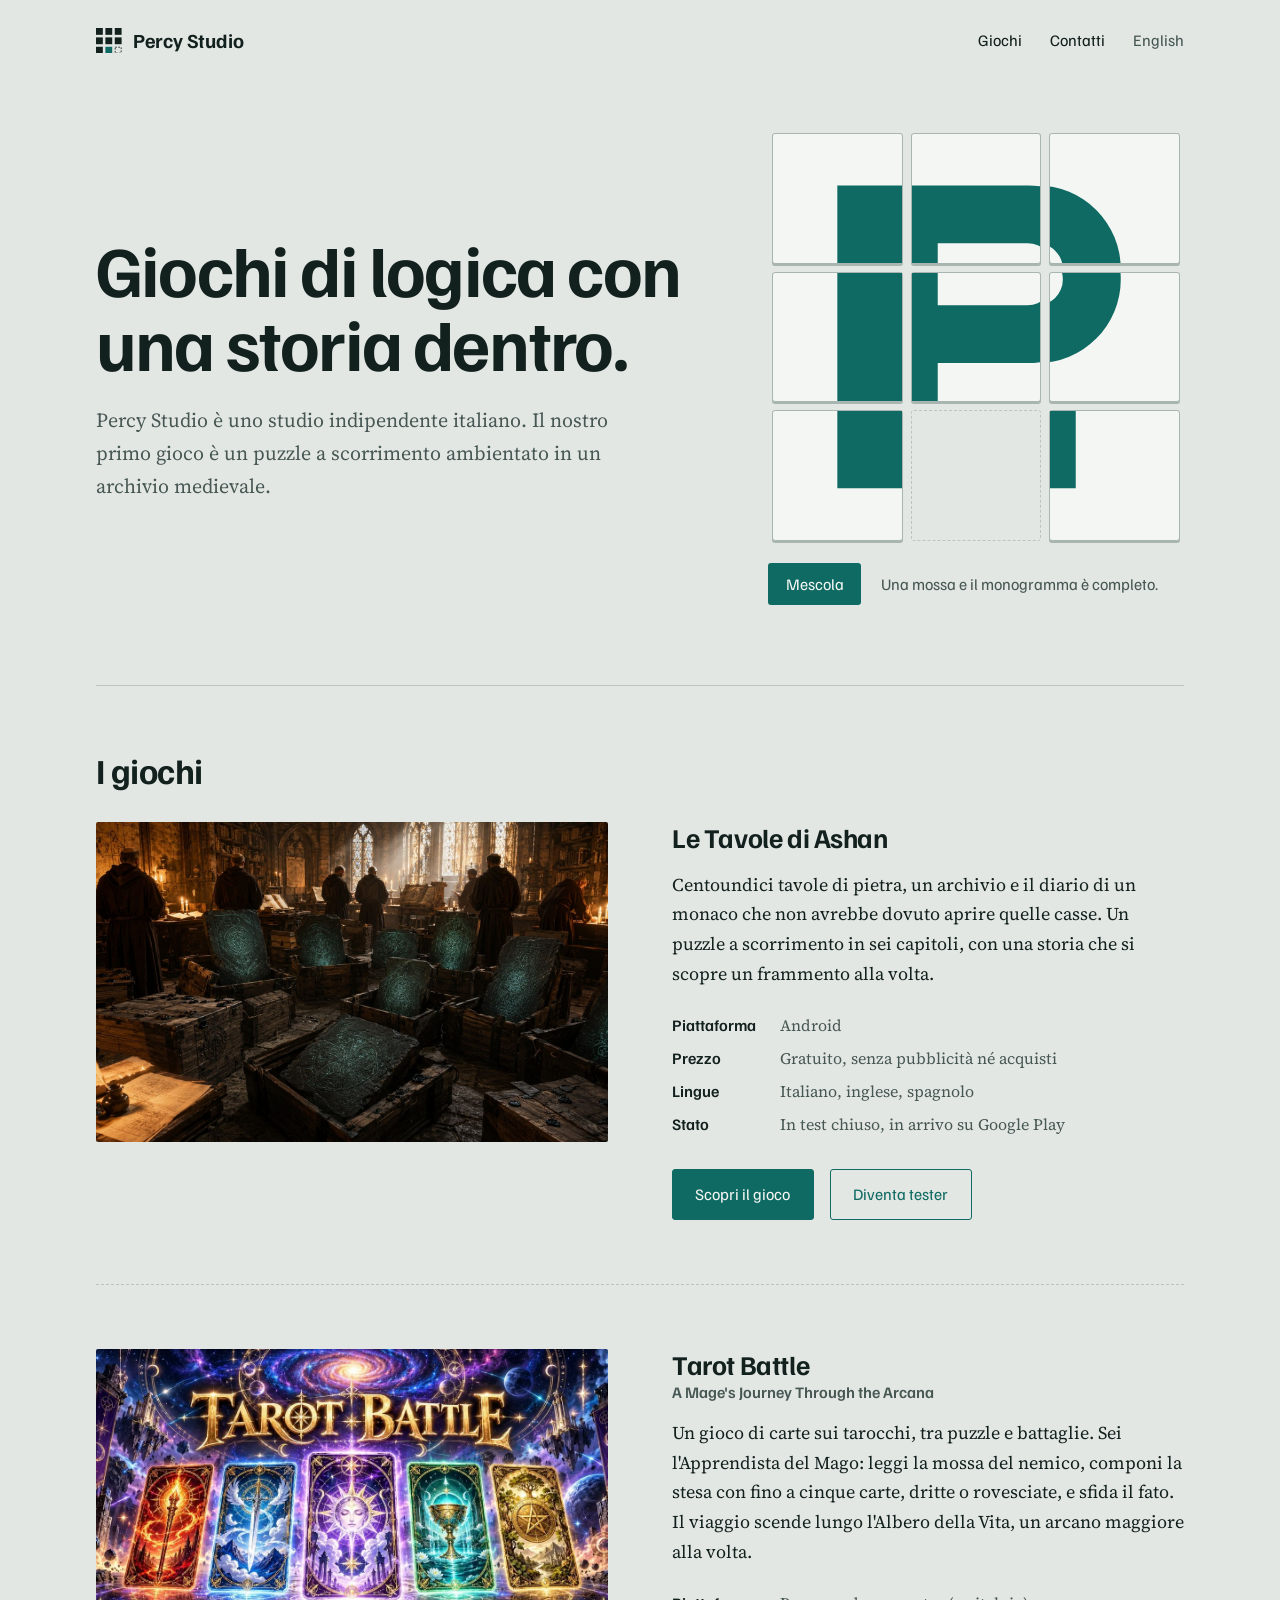
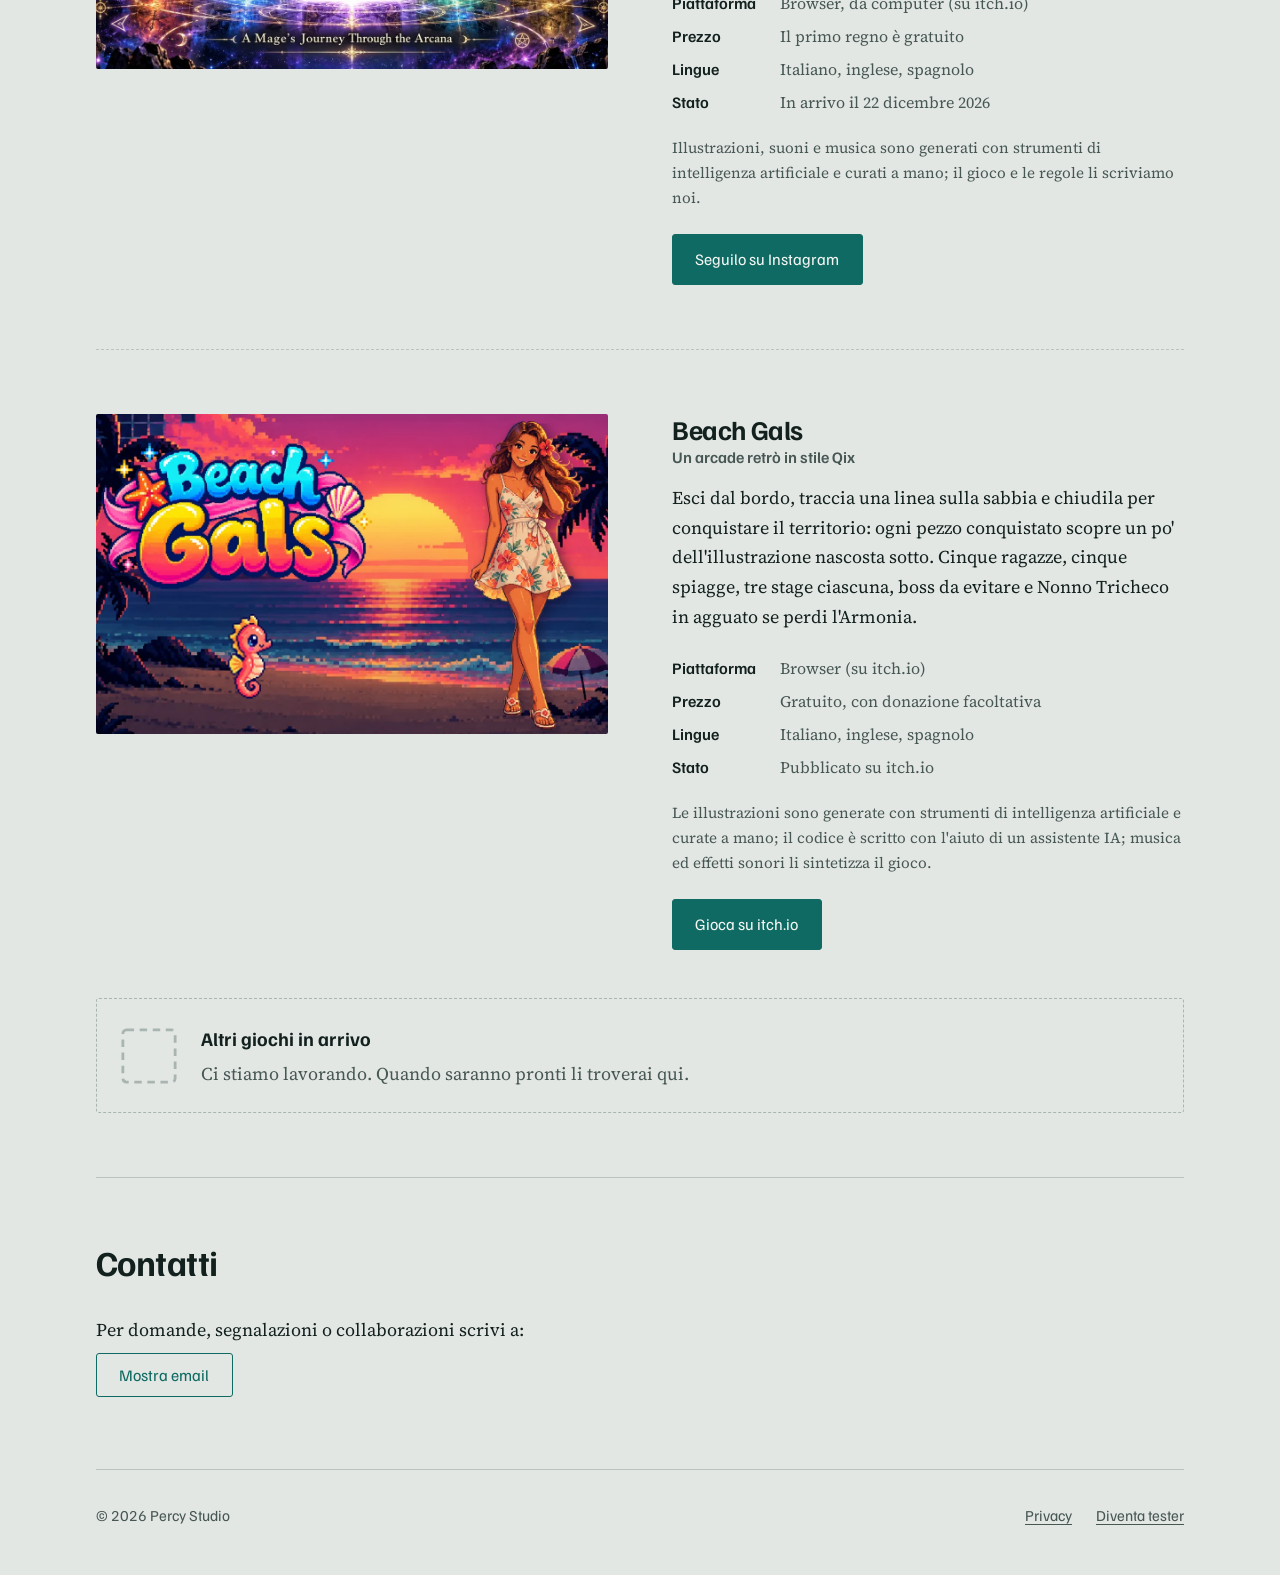
<file: index.html>
<!DOCTYPE html>
<html lang="it">
<head>
  <meta charset="UTF-8">
  <meta name="viewport" content="width=device-width, initial-scale=1">
  <title>Percy Studio</title>
  <meta name="description" content="Percy Studio è uno studio indipendente italiano che crea giochi di logica. Il primo è Le Tavole di Ashan, un puzzle a scorrimento per Android.">
  <meta property="og:type" content="website">
  <meta property="og:title" content="Percy Studio">
  <meta property="og:description" content="Percy Studio è uno studio indipendente italiano che crea giochi di logica. Il primo è Le Tavole di Ashan, un puzzle a scorrimento per Android.">
  <meta property="og:image" content="https://www.percystudio.it/assets/images/og.jpg">
  <link rel="alternate" hreflang="it" href="https://www.percystudio.it/">
  <link rel="alternate" hreflang="en" href="https://www.percystudio.it/en/">
  <link rel="preconnect" href="https://fonts.googleapis.com">
  <link rel="preconnect" href="https://fonts.gstatic.com" crossorigin>
  <link rel="stylesheet" href="https://fonts.googleapis.com/css2?family=Familjen+Grotesk:wght@500;600;700&family=Source+Serif+4:ital,opsz,wght@0,8..60,400;0,8..60,600;1,8..60,400&display=swap">
  <link rel="stylesheet" href="css/studio.css?v=2">
</head>
<body>
<svg width="0" height="0" style="position:absolute" aria-hidden="true" focusable="false"><defs><g id="monogram"><path fill-rule="evenodd" style="fill:var(--teal)" d="M50 40H190A65 65 0 0 1 190 170H120V260H50Z M120 85H190A20 20 0 0 1 190 125H120Z"/></g></defs></svg>
<div class="wrap">
  <header class="site-head">
    <a class="mark" href="./"><svg viewBox="0 0 30 30" aria-hidden="true" focusable="false"><g fill="currentColor"><rect x="0" y="0" width="8" height="8"/><rect x="11" y="0" width="8" height="8"/><rect x="22" y="0" width="8" height="8"/><rect x="0" y="11" width="8" height="8"/><rect x="11" y="11" width="8" height="8"/><rect x="22" y="11" width="8" height="8"/><rect x="0" y="22" width="8" height="8"/></g><rect x="11" y="22" width="8" height="8" style="fill:var(--teal)"/><rect x="22.5" y="22.5" width="7" height="7" fill="none" stroke="currentColor" stroke-width="1" stroke-dasharray="2 1.6"/></svg><span>Percy Studio</span></a>
    <nav class="site-nav" aria-label="Principale">
      <a href="#giochi">Giochi</a>
      <a href="#contatti">Contatti</a>
      <a class="lang" href="en/" hreflang="en" lang="en">English</a>
    </nav>
  </header>

  <main>
    <section class="opening">
      <div>
        <h1>Giochi di logica con una storia dentro.</h1>
        <p class="lead">Percy Studio è uno studio indipendente italiano. Il nostro primo gioco è un puzzle a scorrimento ambientato in un archivio medievale.</p>
      </div>
      <div class="board-wrap">
        <div class="board" id="board" role="group" aria-label="Scacchiera di prova: sposta le tessere per ricomporre la P" data-tile-label="Tessera" data-msg-start="Una mossa e il monogramma è completo." data-msg-play="Rimetti le tessere in ordine." data-msg-solved="Ricomposto."></div>
        <div class="board-tools">
          <button type="button" id="board-shuffle">Mescola</button>
          <p class="board-status" id="board-status" role="status"></p>
        </div>
      </div>
    </section>

    <section class="block" id="giochi">
      <div class="wrap">
        <h2>I giochi</h2>
        <div class="game">
          <figure><img src="assets/images/hero.jpg" alt="Lo scriptorium del monastero, con casse aperte che mostrano tavole di pietra incise" width="1600" height="900" loading="lazy"></figure>
          <div>
            <h3>Le Tavole di Ashan</h3>
            <p>Centoundici tavole di pietra, un archivio e il diario di un monaco che non avrebbe dovuto aprire quelle casse. Un puzzle a scorrimento in sei capitoli, con una storia che si scopre un frammento alla volta.</p>
            <dl class="facts"><dt>Piattaforma</dt><dd>Android</dd><dt>Prezzo</dt><dd>Gratuito, senza pubblicità né acquisti</dd><dt>Lingue</dt><dd>Italiano, inglese, spagnolo</dd><dt>Stato</dt><dd>In test chiuso, in arrivo su Google Play</dd></dl>
            <div class="actions">
              <a class="btn" href="ashan/">Scopri il gioco</a>
              <a class="btn quiet" href="tester.html">Diventa tester</a>
            </div>
          </div>
        </div>
        <div class="game" id="tarot-battle">
          <figure><img src="assets/images/tarot_battle.webp" alt="Illustrazione di Tarot Battle: carte dei tarocchi e un mago apprendista" width="1280" height="720" loading="lazy"></figure>
          <div>
            <div class="game-title">
              <h3>Tarot Battle <span>A Mage's Journey Through the Arcana</span></h3>
            </div>
            <p>Un gioco di carte sui tarocchi, tra puzzle e battaglie. Sei l'Apprendista del Mago: leggi la mossa del nemico, componi la stesa con fino a cinque carte, dritte o rovesciate, e sfida il fato. Il viaggio scende lungo l'Albero della Vita, un arcano maggiore alla volta.</p>
            <dl class="facts"><dt>Piattaforma</dt><dd>Browser, da computer (su itch.io)</dd><dt>Prezzo</dt><dd>Il primo regno è gratuito</dd><dt>Lingue</dt><dd>Italiano, inglese, spagnolo</dd><dt>Stato</dt><dd>In arrivo il 22 dicembre 2026</dd></dl>
            <p class="ai-note">Illustrazioni, suoni e musica sono generati con strumenti di intelligenza artificiale e curati a mano; il gioco e le regole li scriviamo noi.</p>
            <div class="actions">
              <a class="btn" href="https://www.instagram.com/percystudio.games/" rel="noopener">Seguilo su Instagram</a>
            </div>
          </div>
        </div>
        <div class="game" id="beach-gals">
          <figure><img src="assets/images/beach_gals.webp" alt="Copertina di Beach Gals: il logo, un cavalluccio marino e una ragazza su una spiaggia al tramonto" width="1280" height="720" loading="lazy"></figure>
          <div>
            <div class="game-title">
              <h3>Beach Gals <span>Un arcade retrò in stile Qix</span></h3>
            </div>
            <p>Esci dal bordo, traccia una linea sulla sabbia e chiudila per conquistare il territorio: ogni pezzo conquistato scopre un po' dell'illustrazione nascosta sotto. Cinque ragazze, cinque spiagge, tre stage ciascuna, boss da evitare e Nonno Tricheco in agguato se perdi l'Armonia.</p>
            <dl class="facts"><dt>Piattaforma</dt><dd>Browser (su itch.io)</dd><dt>Prezzo</dt><dd>Gratuito, con donazione facoltativa</dd><dt>Lingue</dt><dd>Italiano, inglese, spagnolo</dd><dt>Stato</dt><dd>Pubblicato su itch.io</dd></dl>
            <p class="ai-note">Le illustrazioni sono generate con strumenti di intelligenza artificiale e curate a mano; il codice è scritto con l'aiuto di un assistente IA; musica ed effetti sonori li sintetizza il gioco.</p>
            <div class="actions">
              <a class="btn" href="https://percystudio.itch.io/beach-gals" rel="noopener">Gioca su itch.io</a>
            </div>
          </div>
        </div>
        <div class="soon">
          <svg viewBox="0 0 30 30" aria-hidden="true" focusable="false"><rect x="1" y="1" width="28" height="28" rx="2" fill="none" stroke="var(--tile-edge)" stroke-width="1.5" stroke-dasharray="4 3"/></svg>
          <div><h3>Altri giochi in arrivo</h3><p>Ci stiamo lavorando. Quando saranno pronti li troverai qui.</p></div>
        </div>
      </div>
    </section>

    <section class="block contact" id="contatti">
      <div class="wrap">
        <h2>Contatti</h2>
        <p>Per domande, segnalazioni o collaborazioni scrivi a:</p>
        <p><span class="mail-reveal" data-mail data-u="percystudio.dev" data-d="gmail.com"><button type="button" class="btn quiet mail-btn">Mostra email</button><noscript>percystudio.dev [chiocciola] gmail.com</noscript></span></p>
      </div>
    </section>
  </main>

  <footer class="site-foot">
    <span>© 2026 Percy Studio</span>
    <ul><li><a href="privacy.html">Privacy</a></li><li><a href="tester.html">Diventa tester</a></li></ul>
  </footer>
</div>
<script src="js/board.js"></script>
<script src="js/contact.js"></script>
</body>
</html>
</file>
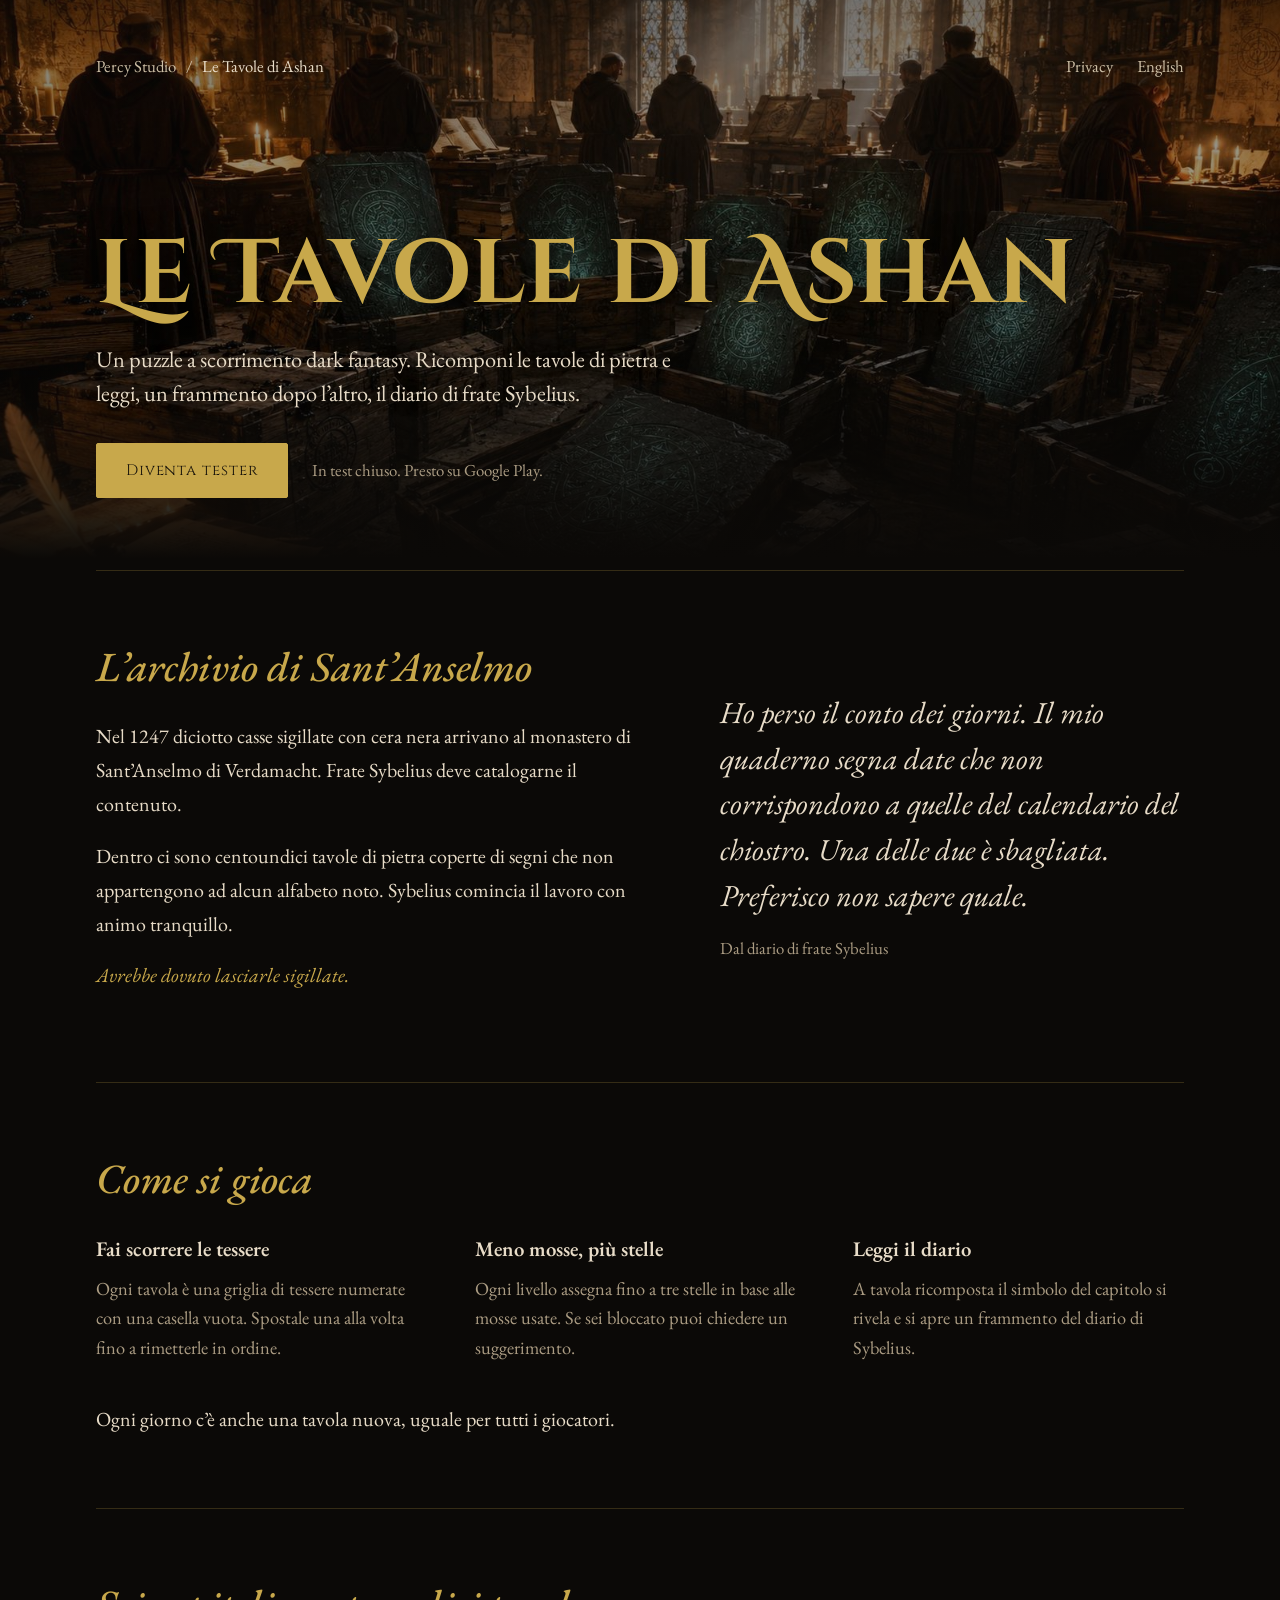
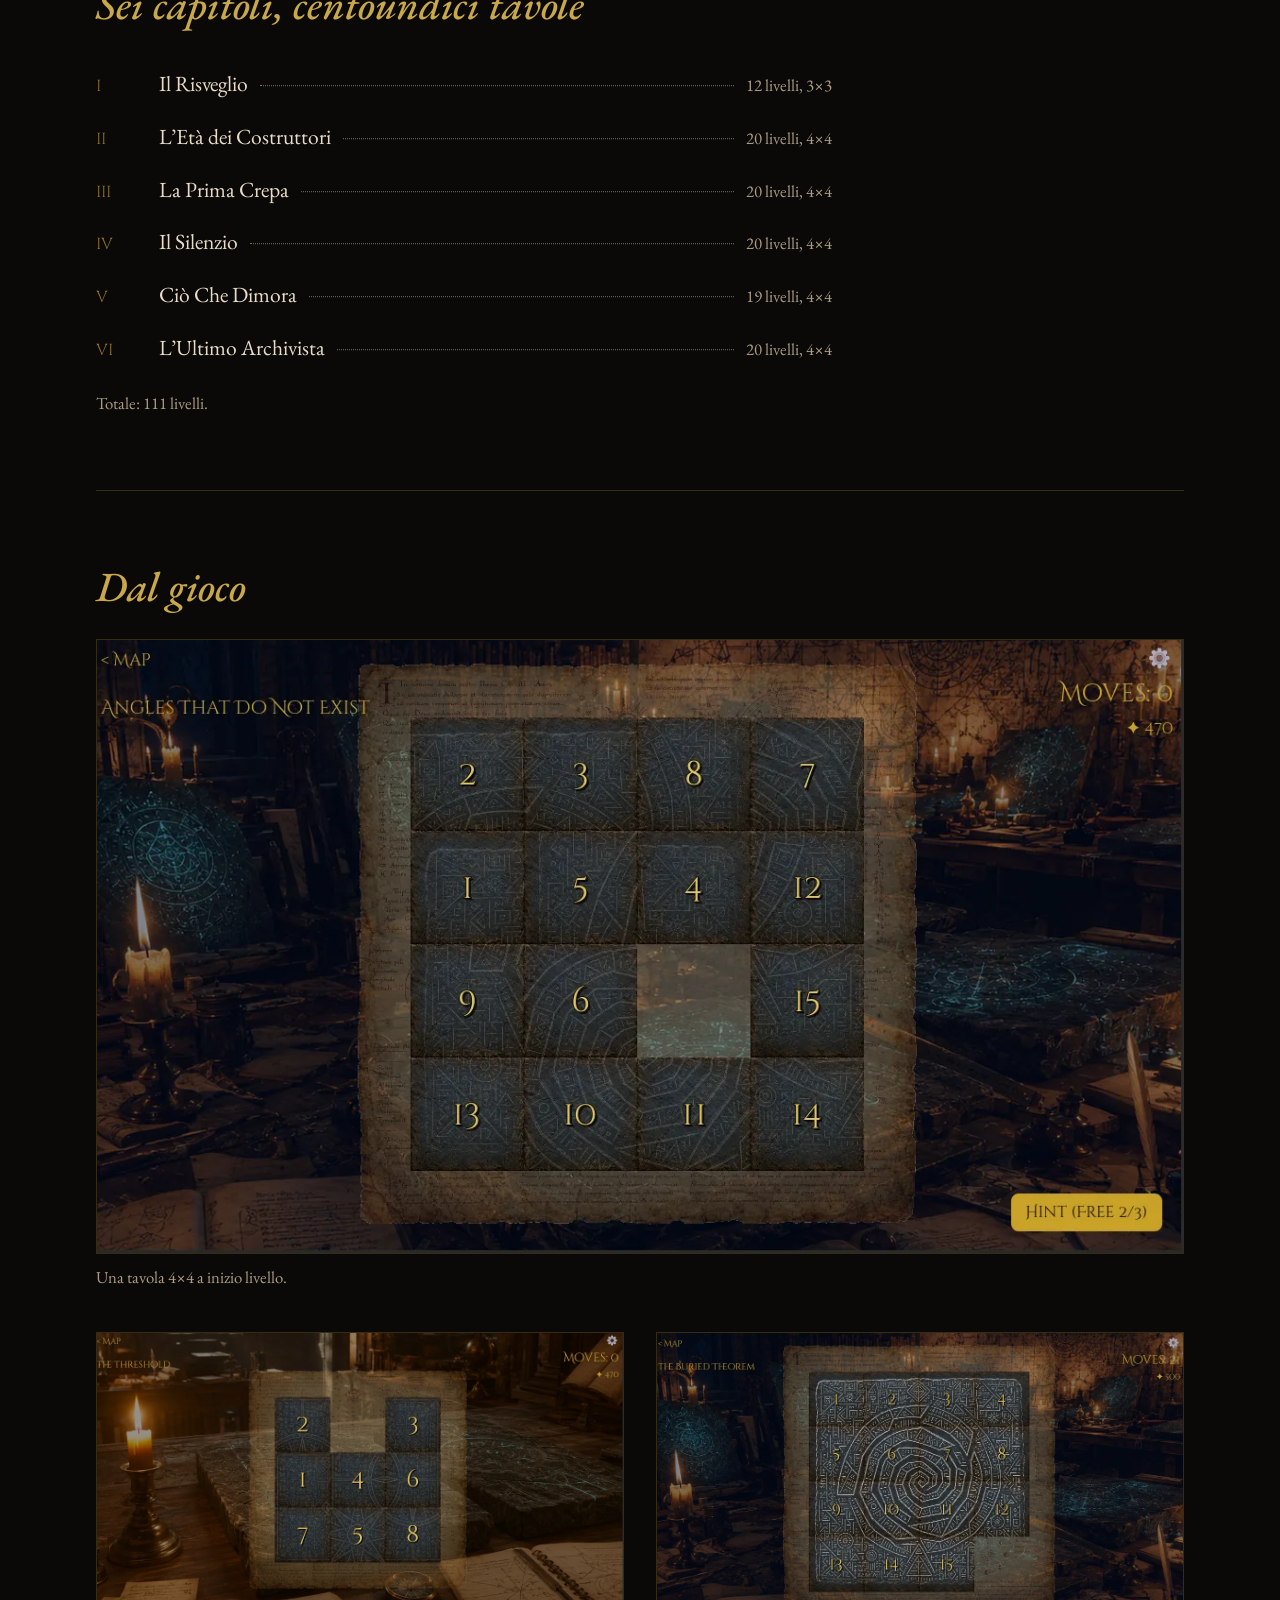
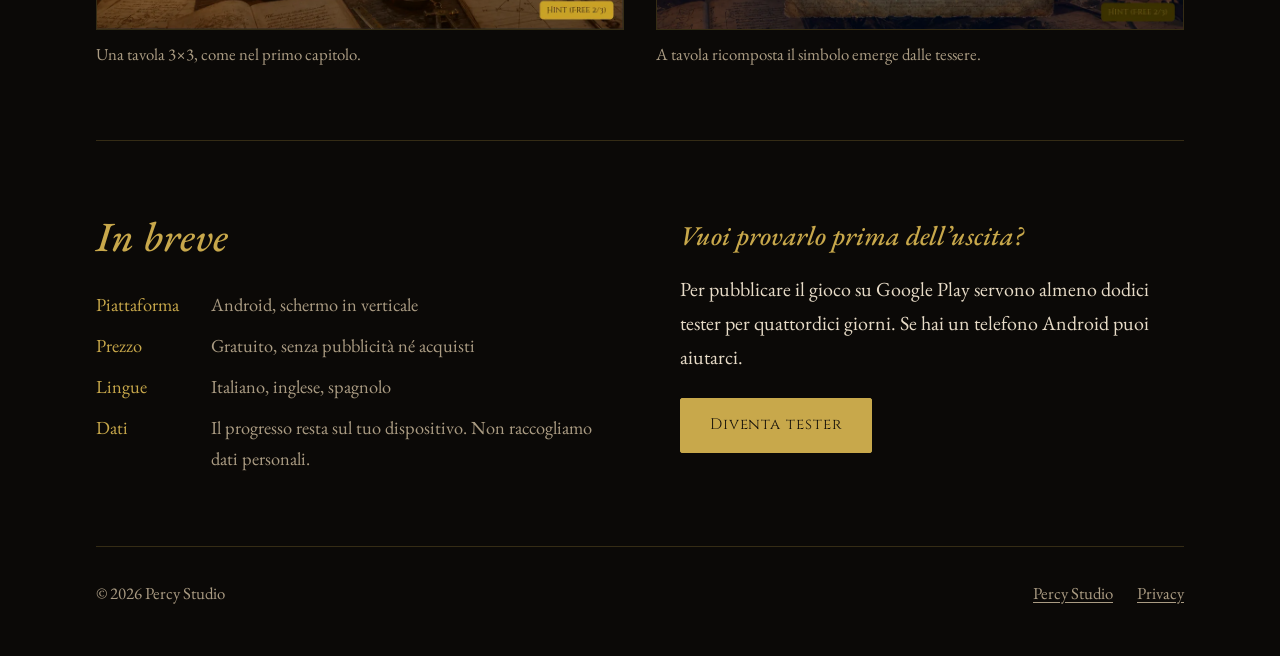
<file: ashan/index.html>
<!DOCTYPE html>
<html lang="it">
<head>
  <meta charset="UTF-8">
  <meta name="viewport" content="width=device-width, initial-scale=1">
  <title>Le Tavole di Ashan | Percy Studio</title>
  <meta name="description" content="Le Tavole di Ashan è un puzzle a scorrimento dark fantasy per Android: ricomponi centoundici tavole di pietra e leggi il diario di frate Sybelius.">
  <meta property="og:type" content="website">
  <meta property="og:title" content="Le Tavole di Ashan | Percy Studio">
  <meta property="og:description" content="Le Tavole di Ashan è un puzzle a scorrimento dark fantasy per Android: ricomponi centoundici tavole di pietra e leggi il diario di frate Sybelius.">
  <meta property="og:image" content="https://www.percystudio.it/assets/images/og.jpg">
  <link rel="alternate" hreflang="it" href="https://www.percystudio.it/ashan/">
  <link rel="alternate" hreflang="en" href="https://www.percystudio.it/en/ashan/">
  <link rel="preconnect" href="https://fonts.googleapis.com">
  <link rel="preconnect" href="https://fonts.gstatic.com" crossorigin>
  <link rel="stylesheet" href="https://fonts.googleapis.com/css2?family=Cinzel+Decorative:wght@700&family=Cinzel:wght@400;600&family=EB+Garamond:ital,wght@0,400;0,500;0,600;1,400;1,500&display=swap">
  <link rel="stylesheet" href="../css/ashan.css">
</head>
<body>
<header class="hero">
  <img class="hero-img" src="../assets/images/hero.jpg" alt="" width="1600" height="900">
  <div class="wrap">
    <div class="top">
      <nav class="crumbs" aria-label="Percorso"><a href="../">Percy Studio</a><span aria-hidden="true">/</span><span aria-current="page">Le Tavole di Ashan</span></nav>
      <div class="top-links"><a href="../privacy.html">Privacy</a><a href="../en/ashan/" hreflang="en" lang="en">English</a></div>
    </div>
    <div class="hero-body">
      <h1>Le Tavole di Ashan</h1>
      <p class="lead">Un puzzle a scorrimento dark fantasy. Ricomponi le tavole di pietra e leggi, un frammento dopo l’altro, il diario di frate Sybelius.</p>
      <div class="hero-actions"><a class="btn" href="../tester.html">Diventa tester</a><span class="hero-note">In test chiuso. Presto su Google Play.</span></div>
    </div>
  </div>
</header>

<main>
  <div class="wrap"><section class="part">
    <div class="story">
      <div>
        <h2>L’archivio di Sant’Anselmo</h2>
        <p>Nel 1247 diciotto casse sigillate con cera nera arrivano al monastero di Sant’Anselmo di Verdamacht. Frate Sybelius deve catalogarne il contenuto.</p><p>Dentro ci sono centoundici tavole di pietra coperte di segni che non appartengono ad alcun alfabeto noto. Sybelius comincia il lavoro con animo tranquillo.</p>
        <p class="turn">Avrebbe dovuto lasciarle sigillate.</p>
      </div>
      <figure class="fragment"><blockquote>Ho perso il conto dei giorni. Il mio quaderno segna date che non corrispondono a quelle del calendario del chiostro. Una delle due è sbagliata. Preferisco non sapere quale.</blockquote><figcaption>Dal diario di frate Sybelius</figcaption></figure>
    </div>
  </section></div>

  <div class="wrap"><section class="part">
    <h2>Come si gioca</h2>
    <div class="how"><div><h3>Fai scorrere le tessere</h3><p>Ogni tavola è una griglia di tessere numerate con una casella vuota. Spostale una alla volta fino a rimetterle in ordine.</p></div><div><h3>Meno mosse, più stelle</h3><p>Ogni livello assegna fino a tre stelle in base alle mosse usate. Se sei bloccato puoi chiedere un suggerimento.</p></div><div><h3>Leggi il diario</h3><p>A tavola ricomposta il simbolo del capitolo si rivela e si apre un frammento del diario di Sybelius.</p></div></div>
    <p class="daily">Ogni giorno c’è anche una tavola nuova, uguale per tutti i giocatori.</p>
  </section></div>

  <div class="wrap"><section class="part">
    <h2>Sei capitoli, centoundici tavole</h2>
    <ol class="toc"><li><span class="num">I</span><span class="name">Il Risveglio</span><span class="leader" aria-hidden="true"></span><span class="size">12 livelli, 3×3</span></li><li><span class="num">II</span><span class="name">L’Età dei Costruttori</span><span class="leader" aria-hidden="true"></span><span class="size">20 livelli, 4×4</span></li><li><span class="num">III</span><span class="name">La Prima Crepa</span><span class="leader" aria-hidden="true"></span><span class="size">20 livelli, 4×4</span></li><li><span class="num">IV</span><span class="name">Il Silenzio</span><span class="leader" aria-hidden="true"></span><span class="size">20 livelli, 4×4</span></li><li><span class="num">V</span><span class="name">Ciò Che Dimora</span><span class="leader" aria-hidden="true"></span><span class="size">19 livelli, 4×4</span></li><li><span class="num">VI</span><span class="name">L’Ultimo Archivista</span><span class="leader" aria-hidden="true"></span><span class="size">20 livelli, 4×4</span></li></ol>
    <p class="toc-total">Totale: 111 livelli.</p>
  </section></div>

  <div class="wrap"><section class="part">
    <h2>Dal gioco</h2>
    <div class="shots"><figure class="wide"><img src="../assets/images/screenshot_gameplay_4x4.webp" alt="Una tavola 4×4 a inizio livello, con il contatore delle mosse in alto a destra." width="1150" height="650" loading="lazy"><figcaption>Una tavola 4×4 a inizio livello.</figcaption></figure><figure><img src="../assets/images/screenshot_gameplay_3x3.webp" alt="Una tavola 3×3 con le tessere ancora sparse." width="1150" height="650" loading="lazy"><figcaption>Una tavola 3×3, come nel primo capitolo.</figcaption></figure><figure><img src="../assets/images/screenshot_complete.webp" alt="Una tavola 4×4 ricomposta: dalle tessere emerge una spirale incisa." width="1150" height="650" loading="lazy"><figcaption>A tavola ricomposta il simbolo emerge dalle tessere.</figcaption></figure></div>
  </section></div>

  <div class="wrap"><section class="part">
    <div class="details">
      <div><h2>In breve</h2><dl class="facts"><dt>Piattaforma</dt><dd>Android, schermo in verticale</dd><dt>Prezzo</dt><dd>Gratuito, senza pubblicità né acquisti</dd><dt>Lingue</dt><dd>Italiano, inglese, spagnolo</dd><dt>Dati</dt><dd>Il progresso resta sul tuo dispositivo. Non raccogliamo dati personali.</dd></dl></div>
      <div class="invite"><h3>Vuoi provarlo prima dell’uscita?</h3><p>Per pubblicare il gioco su Google Play servono almeno dodici tester per quattordici giorni. Se hai un telefono Android puoi aiutarci.</p><a class="btn" href="../tester.html">Diventa tester</a></div>
    </div>
  </section></div>
</main>

<div class="wrap">
  <footer class="foot">
    <span>© 2026 Percy Studio</span>
    <ul><li><a href="../">Percy Studio</a></li><li><a href="../privacy.html">Privacy</a></li></ul>
  </footer>
</div>
</body>
</html>
</file>
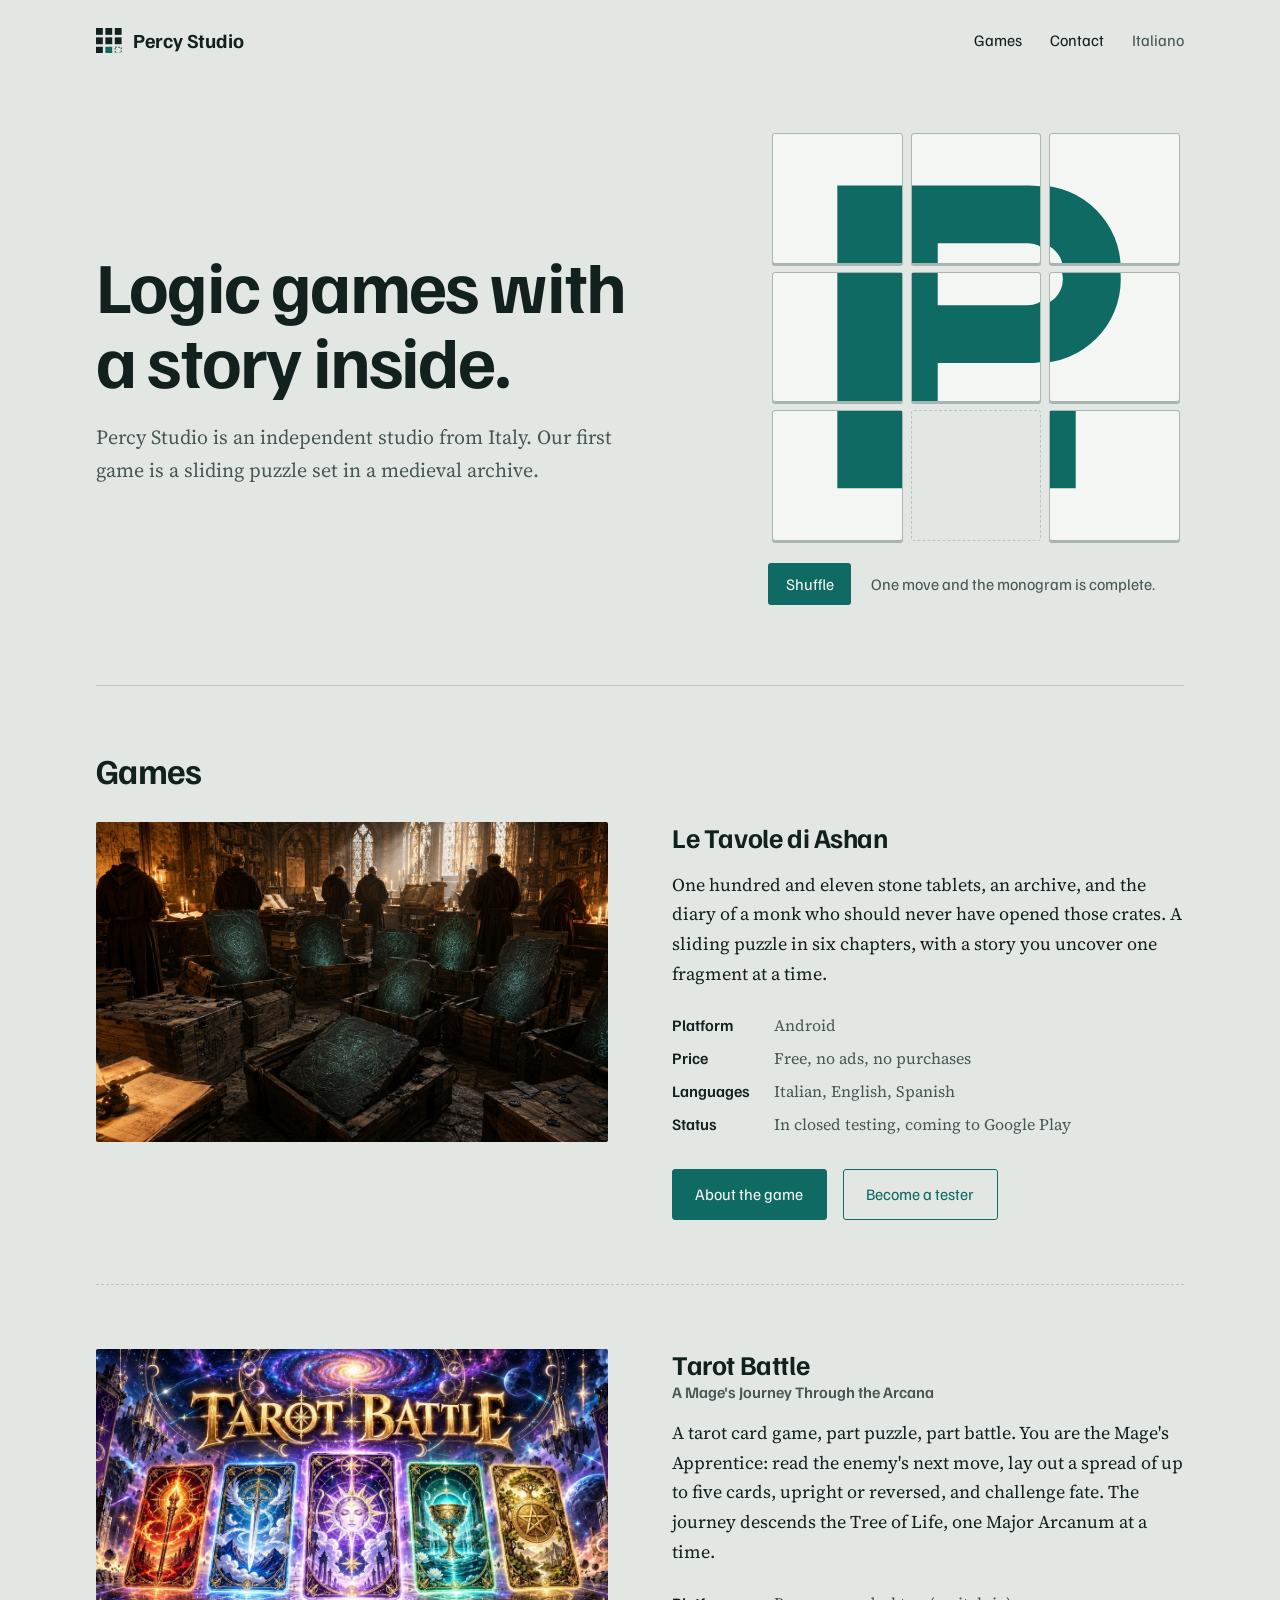
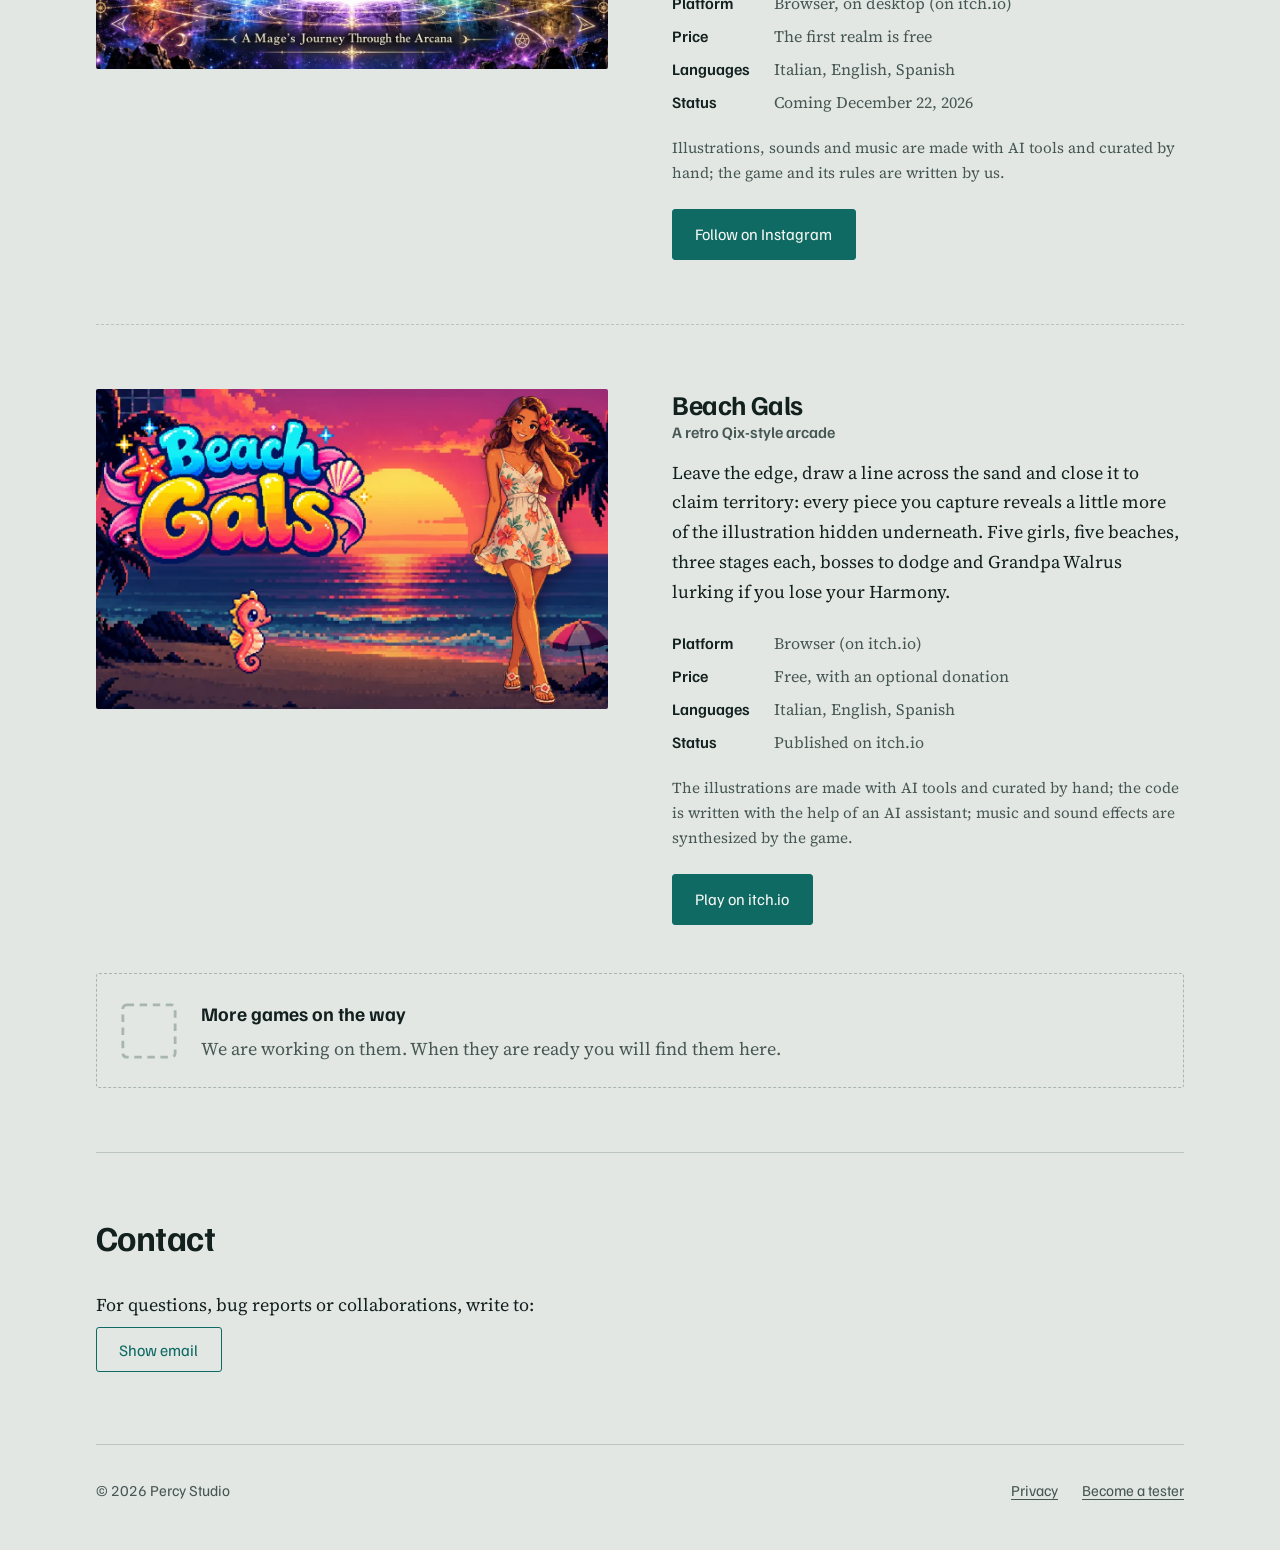
<file: en/index.html>
<!DOCTYPE html>
<html lang="en">
<head>
  <meta charset="UTF-8">
  <meta name="viewport" content="width=device-width, initial-scale=1">
  <title>Percy Studio</title>
  <meta name="description" content="Percy Studio is an independent Italian studio making logic games. The first is The Tablets of Ashan, a sliding puzzle for Android.">
  <meta property="og:type" content="website">
  <meta property="og:title" content="Percy Studio">
  <meta property="og:description" content="Percy Studio is an independent Italian studio making logic games. The first is The Tablets of Ashan, a sliding puzzle for Android.">
  <meta property="og:image" content="https://www.percystudio.it/assets/images/og.jpg">
  <link rel="alternate" hreflang="it" href="https://www.percystudio.it/">
  <link rel="alternate" hreflang="en" href="https://www.percystudio.it/en/">
  <link rel="preconnect" href="https://fonts.googleapis.com">
  <link rel="preconnect" href="https://fonts.gstatic.com" crossorigin>
  <link rel="stylesheet" href="https://fonts.googleapis.com/css2?family=Familjen+Grotesk:wght@500;600;700&family=Source+Serif+4:ital,opsz,wght@0,8..60,400;0,8..60,600;1,8..60,400&display=swap">
  <link rel="stylesheet" href="../css/studio.css?v=2">
</head>
<body>
<svg width="0" height="0" style="position:absolute" aria-hidden="true" focusable="false"><defs><g id="monogram"><path fill-rule="evenodd" style="fill:var(--teal)" d="M50 40H190A65 65 0 0 1 190 170H120V260H50Z M120 85H190A20 20 0 0 1 190 125H120Z"/></g></defs></svg>
<div class="wrap">
  <header class="site-head">
    <a class="mark" href="./"><svg viewBox="0 0 30 30" aria-hidden="true" focusable="false"><g fill="currentColor"><rect x="0" y="0" width="8" height="8"/><rect x="11" y="0" width="8" height="8"/><rect x="22" y="0" width="8" height="8"/><rect x="0" y="11" width="8" height="8"/><rect x="11" y="11" width="8" height="8"/><rect x="22" y="11" width="8" height="8"/><rect x="0" y="22" width="8" height="8"/></g><rect x="11" y="22" width="8" height="8" style="fill:var(--teal)"/><rect x="22.5" y="22.5" width="7" height="7" fill="none" stroke="currentColor" stroke-width="1" stroke-dasharray="2 1.6"/></svg><span>Percy Studio</span></a>
    <nav class="site-nav" aria-label="Principale">
      <a href="#giochi">Games</a>
      <a href="#contatti">Contact</a>
      <a class="lang" href="../" hreflang="it" lang="it">Italiano</a>
    </nav>
  </header>

  <main>
    <section class="opening">
      <div>
        <h1>Logic games with a story inside.</h1>
        <p class="lead">Percy Studio is an independent studio from Italy. Our first game is a sliding puzzle set in a medieval archive.</p>
      </div>
      <div class="board-wrap">
        <div class="board" id="board" role="group" aria-label="Sample board: slide the tiles to rebuild the P" data-tile-label="Tile" data-msg-start="One move and the monogram is complete." data-msg-play="Put the tiles back in order." data-msg-solved="Rebuilt."></div>
        <div class="board-tools">
          <button type="button" id="board-shuffle">Shuffle</button>
          <p class="board-status" id="board-status" role="status"></p>
        </div>
      </div>
    </section>

    <section class="block" id="giochi">
      <div class="wrap">
        <h2>Games</h2>
        <div class="game">
          <figure><img src="../assets/images/hero.jpg" alt="The monastery scriptorium, with open crates showing carved stone tablets" width="1600" height="900" loading="lazy"></figure>
          <div>
            <h3>Le Tavole di Ashan</h3>
            <p>One hundred and eleven stone tablets, an archive, and the diary of a monk who should never have opened those crates. A sliding puzzle in six chapters, with a story you uncover one fragment at a time.</p>
            <dl class="facts"><dt>Platform</dt><dd>Android</dd><dt>Price</dt><dd>Free, no ads, no purchases</dd><dt>Languages</dt><dd>Italian, English, Spanish</dd><dt>Status</dt><dd>In closed testing, coming to Google Play</dd></dl>
            <div class="actions">
              <a class="btn" href="ashan/">About the game</a>
              <a class="btn quiet" href="../tester.html#en">Become a tester</a>
            </div>
          </div>
        </div>
        <div class="game" id="tarot-battle">
          <figure><img src="../assets/images/tarot_battle.webp" alt="Tarot Battle artwork: tarot cards and an apprentice mage" width="1280" height="720" loading="lazy"></figure>
          <div>
            <div class="game-title">
              <h3>Tarot Battle <span>A Mage's Journey Through the Arcana</span></h3>
            </div>
            <p>A tarot card game, part puzzle, part battle. You are the Mage's Apprentice: read the enemy's next move, lay out a spread of up to five cards, upright or reversed, and challenge fate. The journey descends the Tree of Life, one Major Arcanum at a time.</p>
            <dl class="facts"><dt>Platform</dt><dd>Browser, on desktop (on itch.io)</dd><dt>Price</dt><dd>The first realm is free</dd><dt>Languages</dt><dd>Italian, English, Spanish</dd><dt>Status</dt><dd>Coming December 22, 2026</dd></dl>
            <p class="ai-note">Illustrations, sounds and music are made with AI tools and curated by hand; the game and its rules are written by us.</p>
            <div class="actions">
              <a class="btn" href="https://www.instagram.com/percystudio.games/" rel="noopener">Follow on Instagram</a>
            </div>
          </div>
        </div>
        <div class="game" id="beach-gals">
          <figure><img src="../assets/images/beach_gals.webp" alt="Beach Gals cover: the logo, a seahorse and a girl on a beach at sunset" width="1280" height="720" loading="lazy"></figure>
          <div>
            <div class="game-title">
              <h3>Beach Gals <span>A retro Qix-style arcade</span></h3>
            </div>
            <p>Leave the edge, draw a line across the sand and close it to claim territory: every piece you capture reveals a little more of the illustration hidden underneath. Five girls, five beaches, three stages each, bosses to dodge and Grandpa Walrus lurking if you lose your Harmony.</p>
            <dl class="facts"><dt>Platform</dt><dd>Browser (on itch.io)</dd><dt>Price</dt><dd>Free, with an optional donation</dd><dt>Languages</dt><dd>Italian, English, Spanish</dd><dt>Status</dt><dd>Published on itch.io</dd></dl>
            <p class="ai-note">The illustrations are made with AI tools and curated by hand; the code is written with the help of an AI assistant; music and sound effects are synthesized by the game.</p>
            <div class="actions">
              <a class="btn" href="https://percystudio.itch.io/beach-gals" rel="noopener">Play on itch.io</a>
            </div>
          </div>
        </div>
        <div class="soon">
          <svg viewBox="0 0 30 30" aria-hidden="true" focusable="false"><rect x="1" y="1" width="28" height="28" rx="2" fill="none" stroke="var(--tile-edge)" stroke-width="1.5" stroke-dasharray="4 3"/></svg>
          <div><h3>More games on the way</h3><p>We are working on them. When they are ready you will find them here.</p></div>
        </div>
      </div>
    </section>

    <section class="block contact" id="contatti">
      <div class="wrap">
        <h2>Contact</h2>
        <p>For questions, bug reports or collaborations, write to:</p>
        <p><span class="mail-reveal" data-mail data-u="percystudio.dev" data-d="gmail.com"><button type="button" class="btn quiet mail-btn">Show email</button><noscript>percystudio.dev [at] gmail.com</noscript></span></p>
      </div>
    </section>
  </main>

  <footer class="site-foot">
    <span>© 2026 Percy Studio</span>
    <ul><li><a href="../privacy.html#en">Privacy</a></li><li><a href="../tester.html#en">Become a tester</a></li></ul>
  </footer>
</div>
<script src="../js/board.js"></script>
<script src="../js/contact.js"></script>
</body>
</html>
</file>
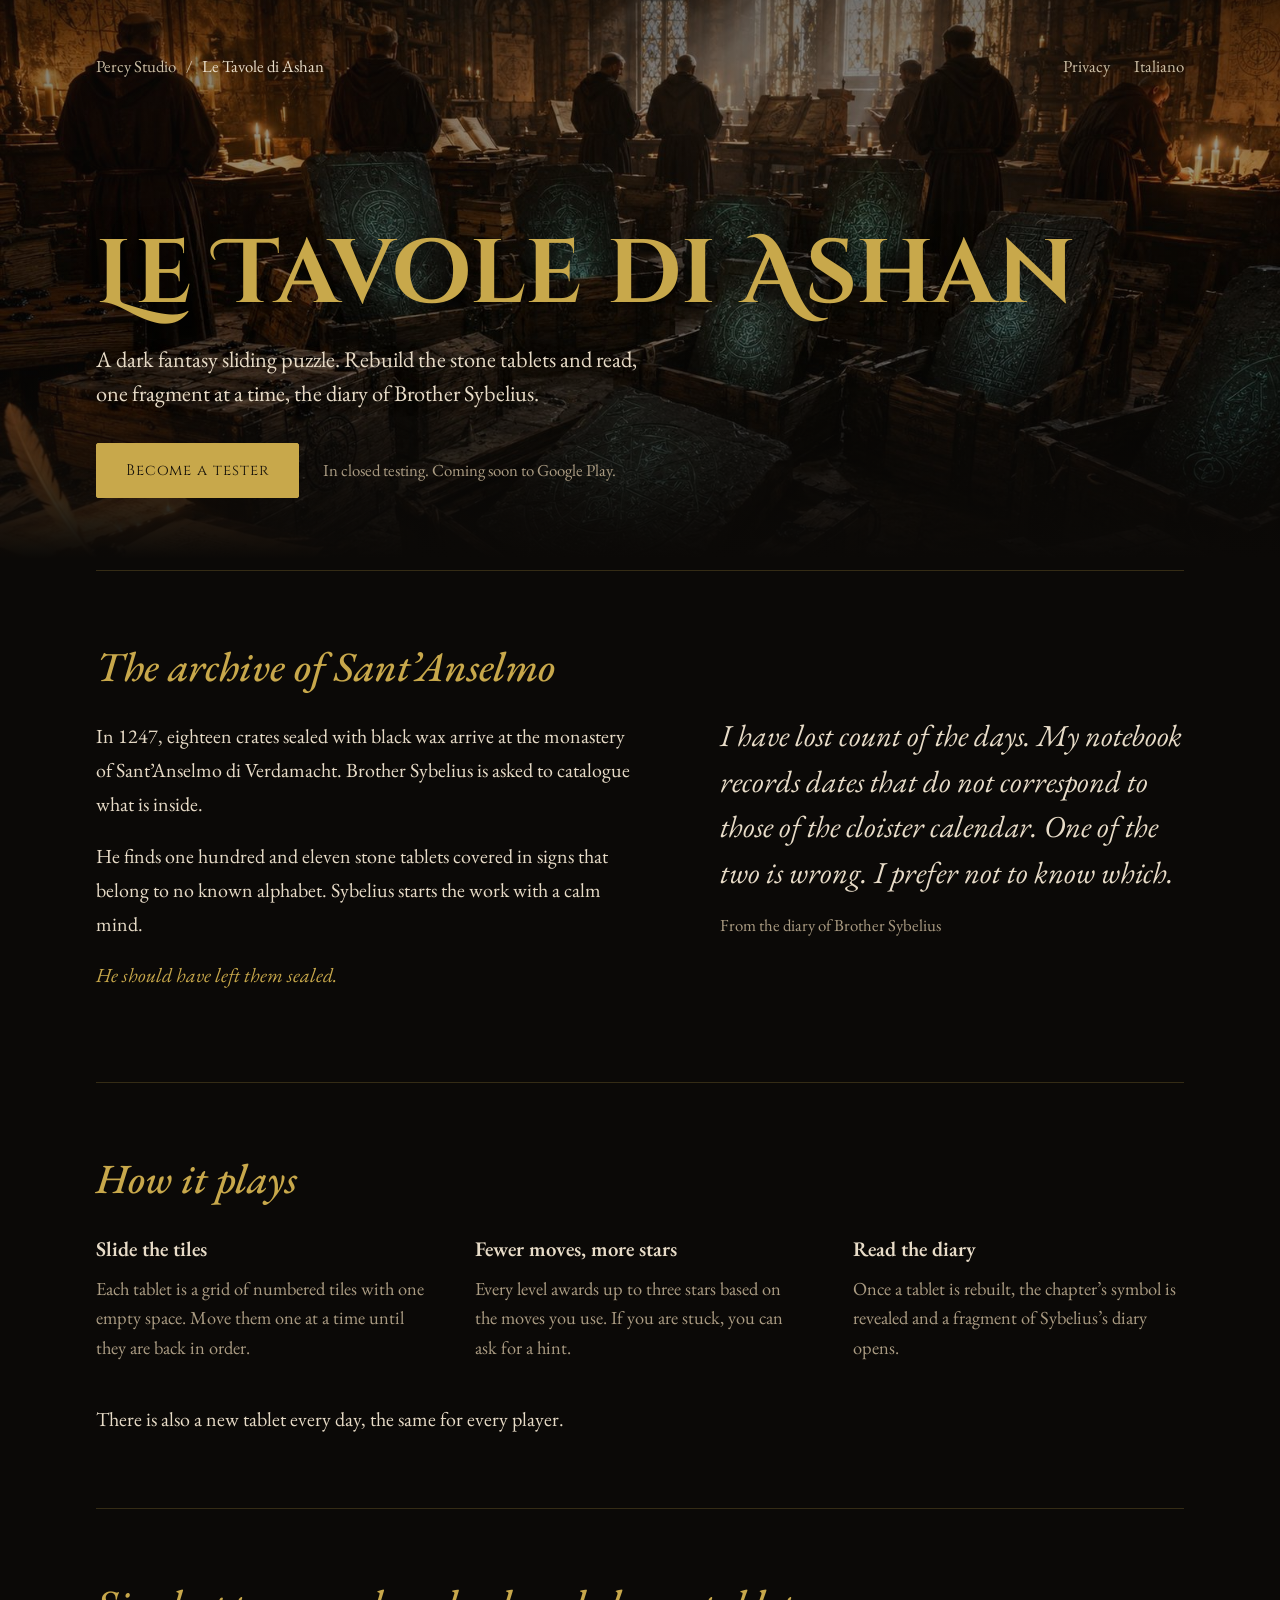
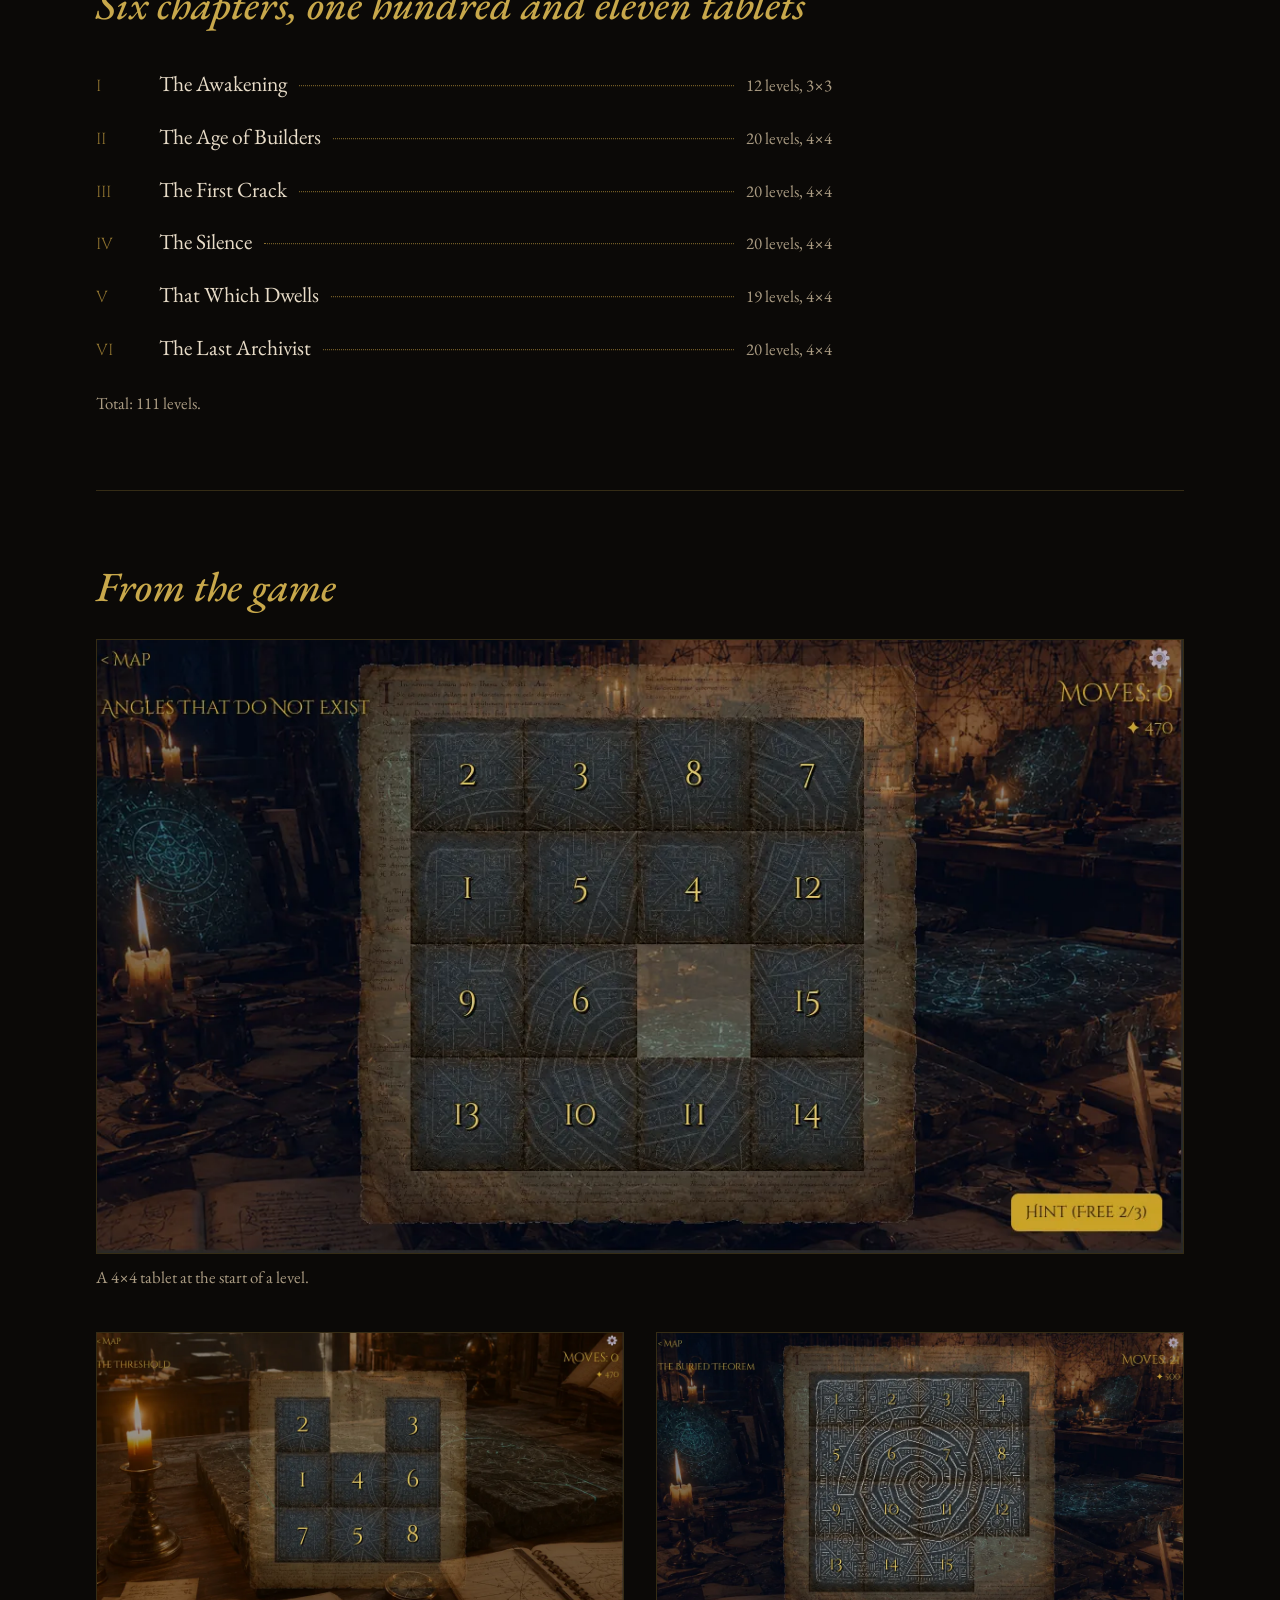
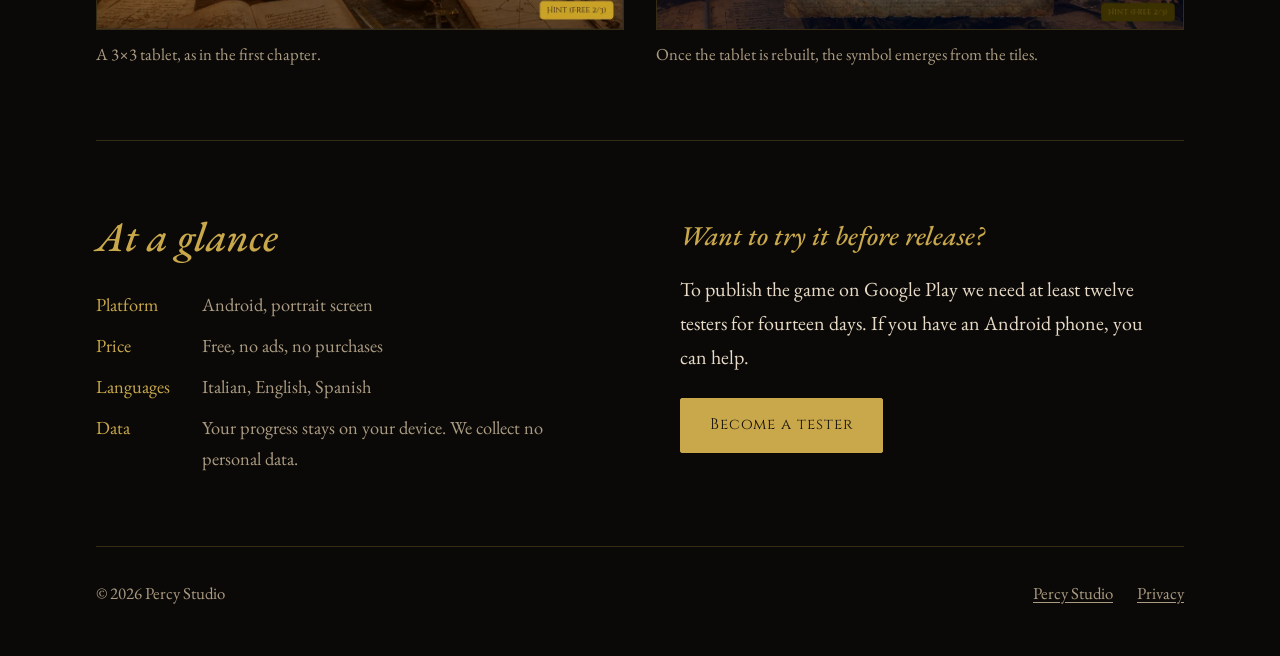
<file: en/ashan/index.html>
<!DOCTYPE html>
<html lang="en">
<head>
  <meta charset="UTF-8">
  <meta name="viewport" content="width=device-width, initial-scale=1">
  <title>Le Tavole di Ashan | Percy Studio</title>
  <meta name="description" content="Le Tavole di Ashan (The Tablets of Ashan) is a dark fantasy sliding puzzle for Android: rebuild one hundred and eleven stone tablets and read Brother Sybelius’s diary.">
  <meta property="og:type" content="website">
  <meta property="og:title" content="Le Tavole di Ashan | Percy Studio">
  <meta property="og:description" content="Le Tavole di Ashan (The Tablets of Ashan) is a dark fantasy sliding puzzle for Android: rebuild one hundred and eleven stone tablets and read Brother Sybelius’s diary.">
  <meta property="og:image" content="https://www.percystudio.it/assets/images/og.jpg">
  <link rel="alternate" hreflang="it" href="https://www.percystudio.it/ashan/">
  <link rel="alternate" hreflang="en" href="https://www.percystudio.it/en/ashan/">
  <link rel="preconnect" href="https://fonts.googleapis.com">
  <link rel="preconnect" href="https://fonts.gstatic.com" crossorigin>
  <link rel="stylesheet" href="https://fonts.googleapis.com/css2?family=Cinzel+Decorative:wght@700&family=Cinzel:wght@400;600&family=EB+Garamond:ital,wght@0,400;0,500;0,600;1,400;1,500&display=swap">
  <link rel="stylesheet" href="../../css/ashan.css">
</head>
<body>
<header class="hero">
  <img class="hero-img" src="../../assets/images/hero.jpg" alt="" width="1600" height="900">
  <div class="wrap">
    <div class="top">
      <nav class="crumbs" aria-label="Breadcrumb"><a href="../">Percy Studio</a><span aria-hidden="true">/</span><span aria-current="page">Le Tavole di Ashan</span></nav>
      <div class="top-links"><a href="../../privacy.html#en">Privacy</a><a href="../../ashan/" hreflang="it" lang="it">Italiano</a></div>
    </div>
    <div class="hero-body">
      <h1>Le Tavole di Ashan</h1>
      <p class="lead">A dark fantasy sliding puzzle. Rebuild the stone tablets and read, one fragment at a time, the diary of Brother Sybelius.</p>
      <div class="hero-actions"><a class="btn" href="../../tester.html#en">Become a tester</a><span class="hero-note">In closed testing. Coming soon to Google Play.</span></div>
    </div>
  </div>
</header>

<main>
  <div class="wrap"><section class="part">
    <div class="story">
      <div>
        <h2>The archive of Sant’Anselmo</h2>
        <p>In 1247, eighteen crates sealed with black wax arrive at the monastery of Sant’Anselmo di Verdamacht. Brother Sybelius is asked to catalogue what is inside.</p><p>He finds one hundred and eleven stone tablets covered in signs that belong to no known alphabet. Sybelius starts the work with a calm mind.</p>
        <p class="turn">He should have left them sealed.</p>
      </div>
      <figure class="fragment"><blockquote>I have lost count of the days. My notebook records dates that do not correspond to those of the cloister calendar. One of the two is wrong. I prefer not to know which.</blockquote><figcaption>From the diary of Brother Sybelius</figcaption></figure>
    </div>
  </section></div>

  <div class="wrap"><section class="part">
    <h2>How it plays</h2>
    <div class="how"><div><h3>Slide the tiles</h3><p>Each tablet is a grid of numbered tiles with one empty space. Move them one at a time until they are back in order.</p></div><div><h3>Fewer moves, more stars</h3><p>Every level awards up to three stars based on the moves you use. If you are stuck, you can ask for a hint.</p></div><div><h3>Read the diary</h3><p>Once a tablet is rebuilt, the chapter’s symbol is revealed and a fragment of Sybelius’s diary opens.</p></div></div>
    <p class="daily">There is also a new tablet every day, the same for every player.</p>
  </section></div>

  <div class="wrap"><section class="part">
    <h2>Six chapters, one hundred and eleven tablets</h2>
    <ol class="toc"><li><span class="num">I</span><span class="name">The Awakening</span><span class="leader" aria-hidden="true"></span><span class="size">12 levels, 3×3</span></li><li><span class="num">II</span><span class="name">The Age of Builders</span><span class="leader" aria-hidden="true"></span><span class="size">20 levels, 4×4</span></li><li><span class="num">III</span><span class="name">The First Crack</span><span class="leader" aria-hidden="true"></span><span class="size">20 levels, 4×4</span></li><li><span class="num">IV</span><span class="name">The Silence</span><span class="leader" aria-hidden="true"></span><span class="size">20 levels, 4×4</span></li><li><span class="num">V</span><span class="name">That Which Dwells</span><span class="leader" aria-hidden="true"></span><span class="size">19 levels, 4×4</span></li><li><span class="num">VI</span><span class="name">The Last Archivist</span><span class="leader" aria-hidden="true"></span><span class="size">20 levels, 4×4</span></li></ol>
    <p class="toc-total">Total: 111 levels.</p>
  </section></div>

  <div class="wrap"><section class="part">
    <h2>From the game</h2>
    <div class="shots"><figure class="wide"><img src="../../assets/images/screenshot_gameplay_4x4.webp" alt="A 4×4 tablet at the start of a level, with the move counter at the top right." width="1150" height="650" loading="lazy"><figcaption>A 4×4 tablet at the start of a level.</figcaption></figure><figure><img src="../../assets/images/screenshot_gameplay_3x3.webp" alt="A 3×3 tablet with the tiles still scattered." width="1150" height="650" loading="lazy"><figcaption>A 3×3 tablet, as in the first chapter.</figcaption></figure><figure><img src="../../assets/images/screenshot_complete.webp" alt="A rebuilt 4×4 tablet: a carved spiral emerges from the tiles." width="1150" height="650" loading="lazy"><figcaption>Once the tablet is rebuilt, the symbol emerges from the tiles.</figcaption></figure></div>
  </section></div>

  <div class="wrap"><section class="part">
    <div class="details">
      <div><h2>At a glance</h2><dl class="facts"><dt>Platform</dt><dd>Android, portrait screen</dd><dt>Price</dt><dd>Free, no ads, no purchases</dd><dt>Languages</dt><dd>Italian, English, Spanish</dd><dt>Data</dt><dd>Your progress stays on your device. We collect no personal data.</dd></dl></div>
      <div class="invite"><h3>Want to try it before release?</h3><p>To publish the game on Google Play we need at least twelve testers for fourteen days. If you have an Android phone, you can help.</p><a class="btn" href="../../tester.html#en">Become a tester</a></div>
    </div>
  </section></div>
</main>

<div class="wrap">
  <footer class="foot">
    <span>© 2026 Percy Studio</span>
    <ul><li><a href="../">Percy Studio</a></li><li><a href="../../privacy.html#en">Privacy</a></li></ul>
  </footer>
</div>
</body>
</html>
</file>
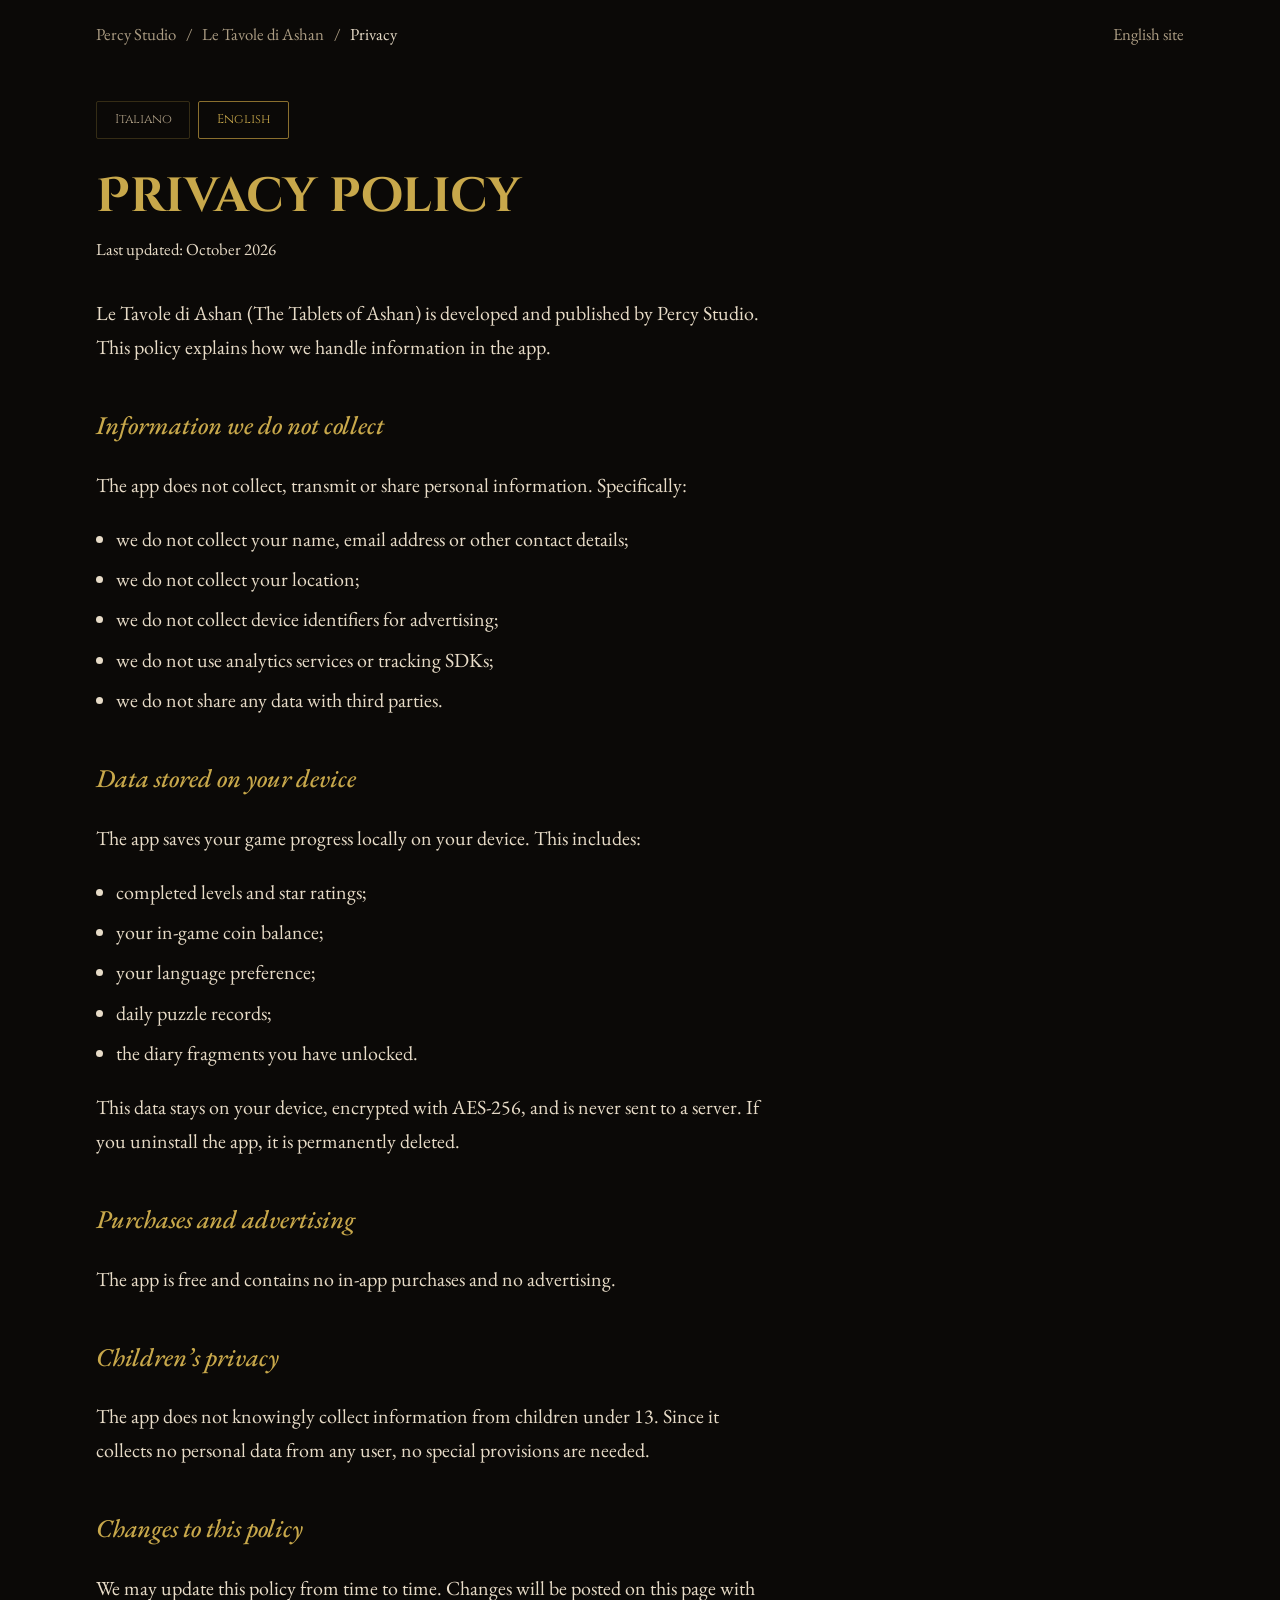
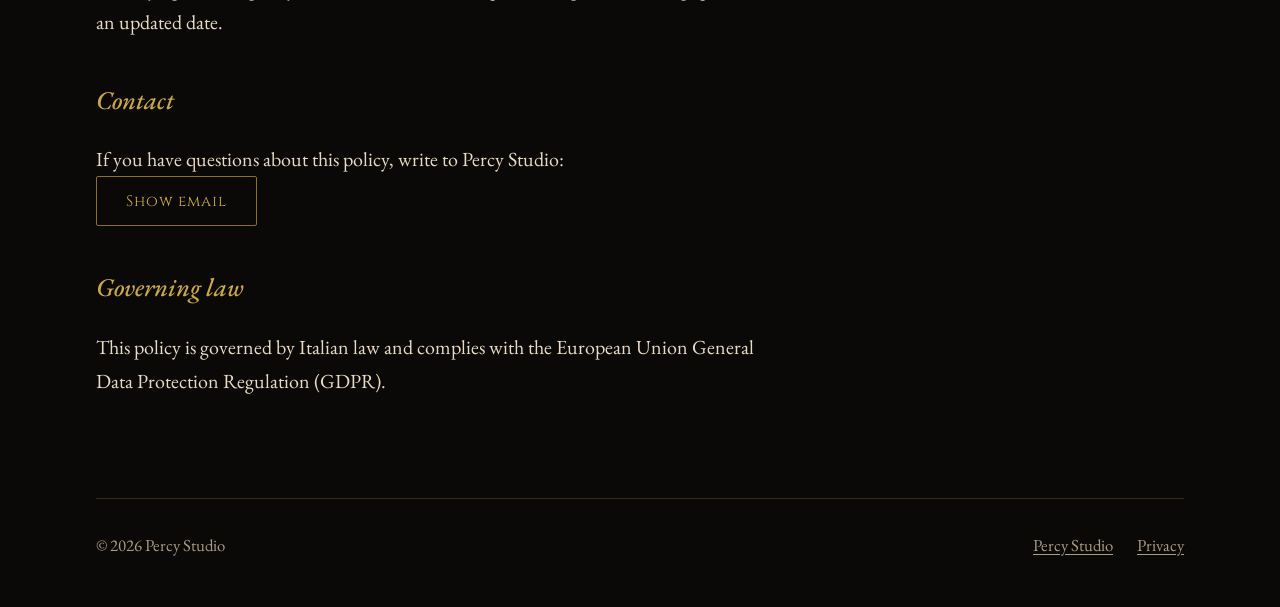
<file: privacy.html>
<!DOCTYPE html>
<html lang="it">
<head>
  <meta charset="UTF-8">
  <meta name="viewport" content="width=device-width, initial-scale=1">
  <title>Informativa sulla privacy | Percy Studio</title>
  <meta name="description" content="Informativa sulla privacy di Le Tavole di Ashan, di Percy Studio. Privacy policy for Le Tavole di Ashan by Percy Studio.">
  <meta property="og:type" content="website">
  <meta property="og:title" content="Informativa sulla privacy | Percy Studio">
  <meta property="og:description" content="Informativa sulla privacy di Le Tavole di Ashan, di Percy Studio. Privacy policy for Le Tavole di Ashan by Percy Studio.">
  <meta property="og:image" content="https://www.percystudio.it/assets/images/og.jpg">
  <link rel="preconnect" href="https://fonts.googleapis.com">
  <link rel="preconnect" href="https://fonts.gstatic.com" crossorigin>
  <link rel="stylesheet" href="https://fonts.googleapis.com/css2?family=Cinzel+Decorative:wght@700&family=Cinzel:wght@400;600&family=EB+Garamond:ital,wght@0,400;0,500;0,600;1,400;1,500&display=swap">
  <link rel="stylesheet" href="css/ashan.css">
</head>
<body>
<div class="wrap">
  <div class="top">
    <nav class="crumbs" aria-label="Percorso / Breadcrumb"><a href="./">Percy Studio</a><span aria-hidden="true">/</span><a href="ashan/">Le Tavole di Ashan</a><span aria-hidden="true">/</span><span aria-current="page" data-lang-block="it">Privacy</span><span aria-current="page" data-lang-block="en" hidden>Privacy</span></nav>
    <div class="top-links"><a href="en/ashan/">English site</a></div>
  </div>
  <main class="prose">
    <div class="lang-switch" role="group" aria-label="Lingua / Language">
      <button type="button" data-set-lang="it" aria-pressed="true">Italiano</button>
      <button type="button" data-set-lang="en" aria-pressed="false">English</button>
    </div>
    <div data-lang-block="it" lang="it">
      <h1>Informativa sulla privacy</h1>
      <p class="updated">Ultimo aggiornamento: ottobre 2026</p>
      <p>Le Tavole di Ashan è sviluppata e pubblicata da Percy Studio. Questa informativa spiega come trattiamo le informazioni nell’app.</p>

      <h2>Dati che non raccogliamo</h2>
      <p>Le Tavole di Ashan non raccoglie, trasmette né condivide dati personali. In particolare:</p>
      <ul>
        <li>non raccogliamo nome, indirizzo email o altri contatti;</li>
        <li>non raccogliamo la tua posizione;</li>
        <li>non raccogliamo identificativi del dispositivo per scopi pubblicitari;</li>
        <li>non usiamo servizi di analisi né SDK di tracciamento;</li>
        <li>non condividiamo alcun dato con terze parti.</li>
      </ul>

      <h2>Dati salvati sul tuo dispositivo</h2>
      <p>L’app salva i progressi di gioco in locale, sul dispositivo. Sono compresi:</p>
      <ul>
        <li>livelli completati e stelle ottenute;</li>
        <li>il saldo delle monete di gioco;</li>
        <li>la lingua scelta;</li>
        <li>i record del puzzle giornaliero;</li>
        <li>i frammenti di diario sbloccati.</li>
      </ul>
      <p>Questi dati restano solo sul dispositivo, cifrati con AES-256, e non vengono mai inviati a un server. Se disinstalli l’app vengono eliminati in modo definitivo.</p>

      <h2>Acquisti e pubblicità</h2>
      <p>L’app è gratuita e non contiene acquisti in-app né pubblicità.</p>

      <h2>Privacy dei minori</h2>
      <p>L’app non raccoglie consapevolmente informazioni da minori di 13 anni. Non raccogliendo dati personali da nessun utente, non servono accorgimenti particolari.</p>

      <h2>Modifiche all’informativa</h2>
      <p>Possiamo aggiornare questa informativa. Le modifiche saranno pubblicate in questa pagina con la data aggiornata.</p>

      <h2>Contatti</h2>
      <p>Per domande su questa informativa scrivi a Percy Studio:<br><span class="mail-reveal" data-mail data-u="privacy" data-d="percystudio.it"><button type="button" class="btn quiet mail-btn">Mostra email</button><noscript>privacy [chiocciola] percystudio.it</noscript></span></p>

      <h2>Legge applicabile</h2>
      <p>Questa informativa è regolata dalla legge italiana ed è conforme al Regolamento generale sulla protezione dei dati (GDPR) dell’Unione Europea.</p>
    </div>
    <div data-lang-block="en" lang="en" hidden>
      <h1>Privacy policy</h1>
      <p class="updated">Last updated: October 2026</p>
      <p>Le Tavole di Ashan (The Tablets of Ashan) is developed and published by Percy Studio. This policy explains how we handle information in the app.</p>

      <h2>Information we do not collect</h2>
      <p>The app does not collect, transmit or share personal information. Specifically:</p>
      <ul>
        <li>we do not collect your name, email address or other contact details;</li>
        <li>we do not collect your location;</li>
        <li>we do not collect device identifiers for advertising;</li>
        <li>we do not use analytics services or tracking SDKs;</li>
        <li>we do not share any data with third parties.</li>
      </ul>

      <h2>Data stored on your device</h2>
      <p>The app saves your game progress locally on your device. This includes:</p>
      <ul>
        <li>completed levels and star ratings;</li>
        <li>your in-game coin balance;</li>
        <li>your language preference;</li>
        <li>daily puzzle records;</li>
        <li>the diary fragments you have unlocked.</li>
      </ul>
      <p>This data stays on your device, encrypted with AES-256, and is never sent to a server. If you uninstall the app, it is permanently deleted.</p>

      <h2>Purchases and advertising</h2>
      <p>The app is free and contains no in-app purchases and no advertising.</p>

      <h2>Children’s privacy</h2>
      <p>The app does not knowingly collect information from children under 13. Since it collects no personal data from any user, no special provisions are needed.</p>

      <h2>Changes to this policy</h2>
      <p>We may update this policy from time to time. Changes will be posted on this page with an updated date.</p>

      <h2>Contact</h2>
      <p>If you have questions about this policy, write to Percy Studio:<br><span class="mail-reveal" data-mail data-u="privacy" data-d="percystudio.it"><button type="button" class="btn quiet mail-btn">Show email</button><noscript>privacy [at] percystudio.it</noscript></span></p>

      <h2>Governing law</h2>
      <p>This policy is governed by Italian law and complies with the European Union General Data Protection Regulation (GDPR).</p>
    </div>
  </main>
  <footer class="foot">
    <span>© 2026 Percy Studio</span>
    <ul><li><a href="./">Percy Studio</a></li><li><a href="privacy.html">Privacy</a></li></ul>
  </footer>
</div>
<script src="js/lang.js"></script>
<script src="js/contact.js"></script>
</body>
</html>
</file>
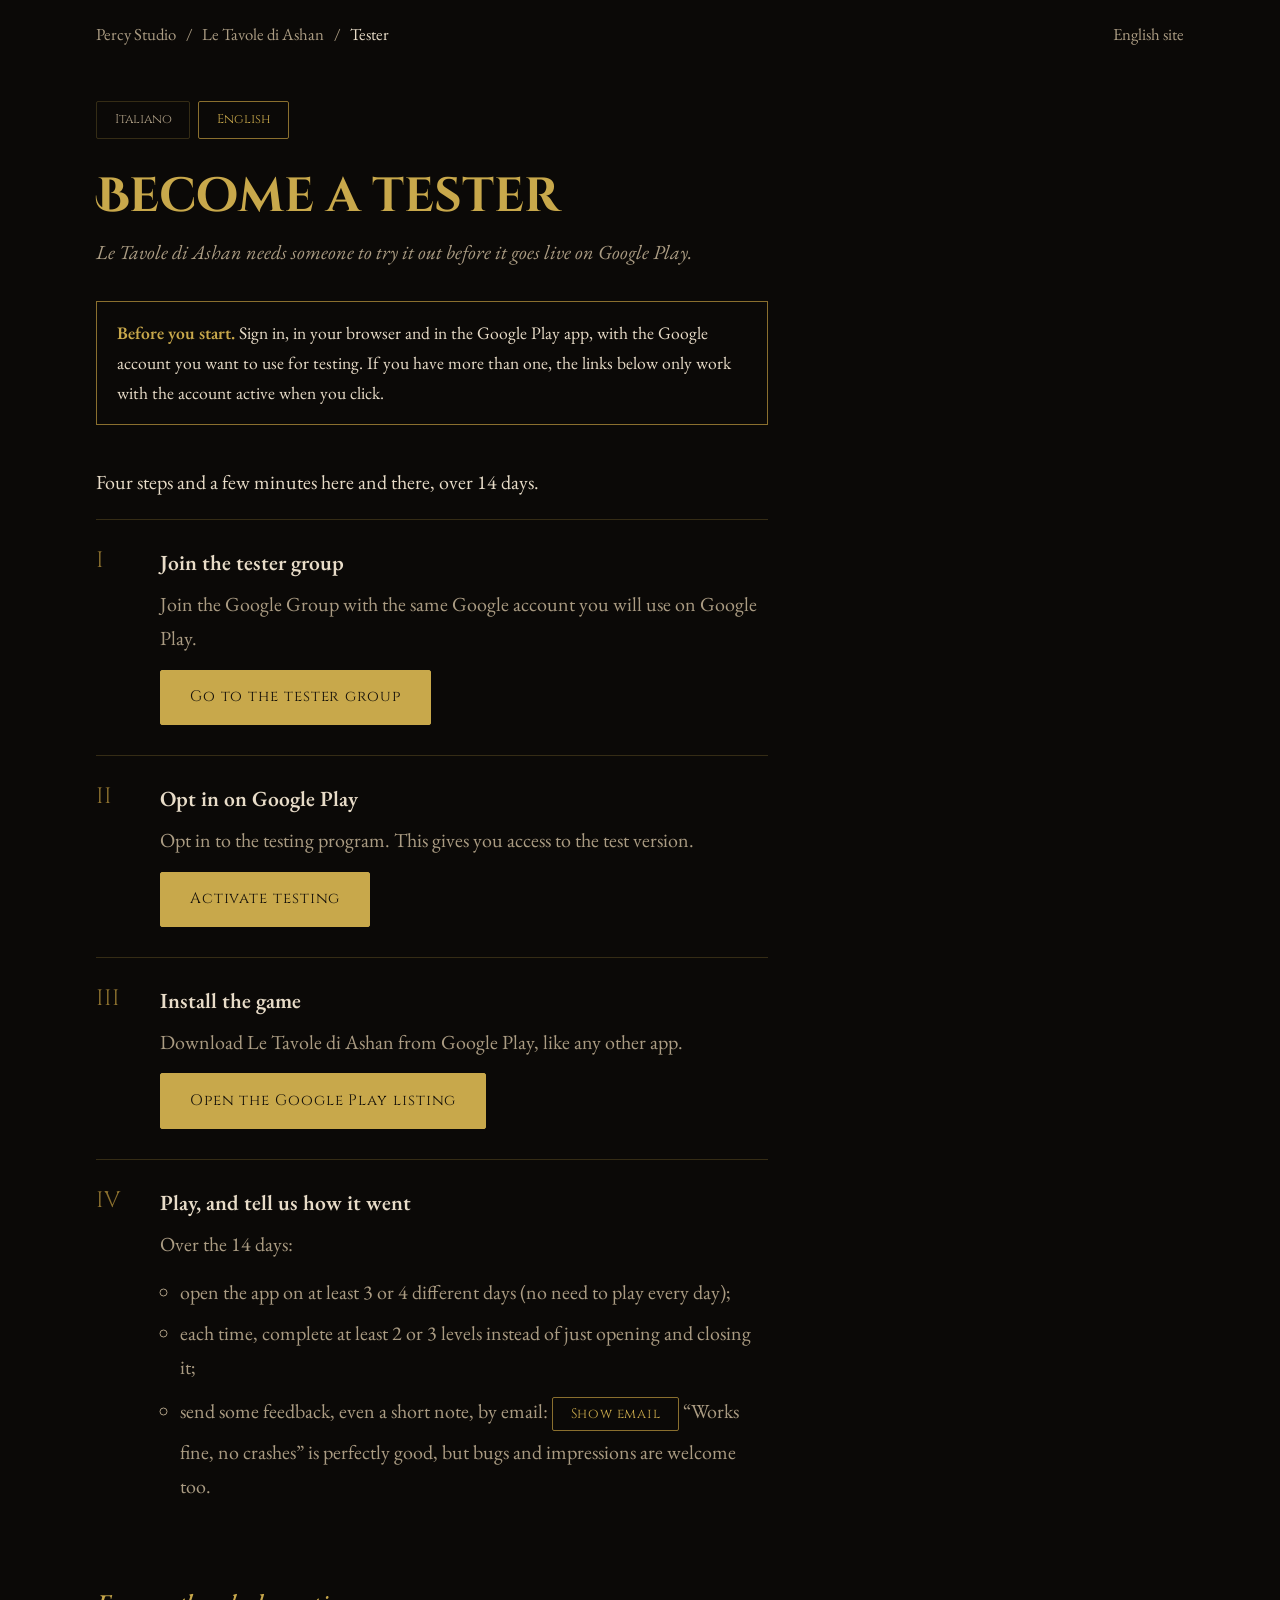
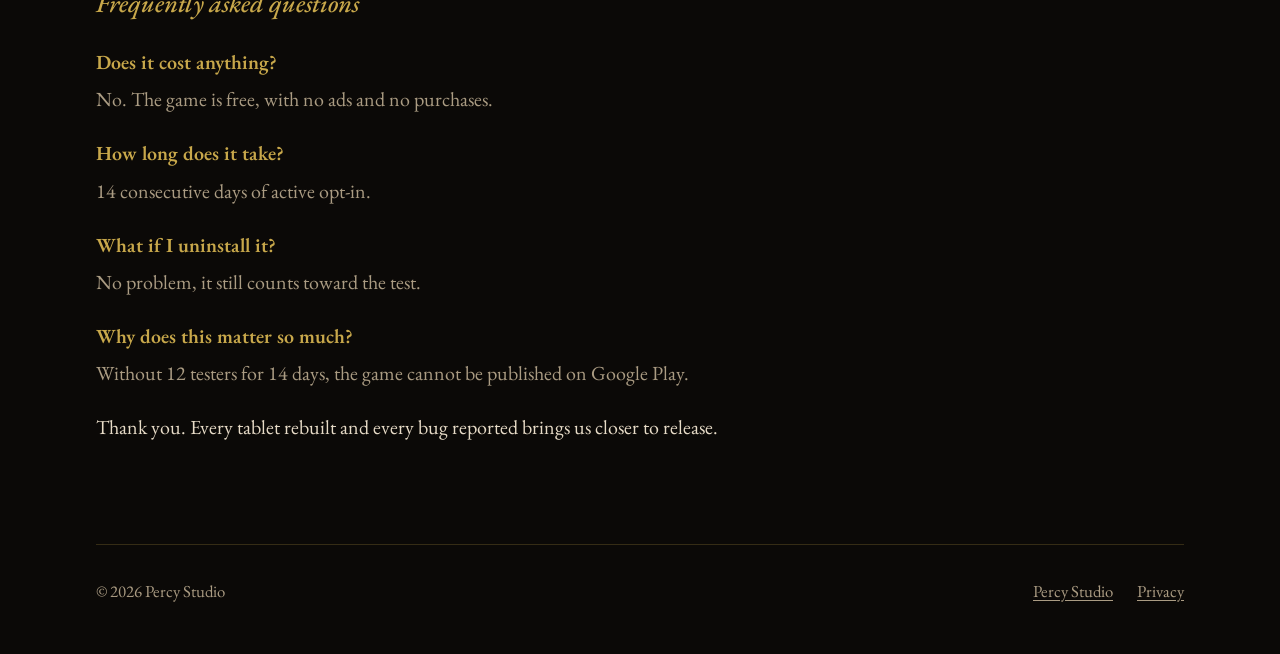
<file: tester.html>
<!DOCTYPE html>
<html lang="it">
<head>
  <meta charset="UTF-8">
  <meta name="viewport" content="width=device-width, initial-scale=1">
  <title>Diventa tester | Percy Studio</title>
  <meta name="description" content="Programma tester di Le Tavole di Ashan. Tester program for Le Tavole di Ashan.">
  <meta property="og:type" content="website">
  <meta property="og:title" content="Diventa tester | Percy Studio">
  <meta property="og:description" content="Programma tester di Le Tavole di Ashan. Tester program for Le Tavole di Ashan.">
  <meta property="og:image" content="https://www.percystudio.it/assets/images/og.jpg">
  <link rel="preconnect" href="https://fonts.googleapis.com">
  <link rel="preconnect" href="https://fonts.gstatic.com" crossorigin>
  <link rel="stylesheet" href="https://fonts.googleapis.com/css2?family=Cinzel+Decorative:wght@700&family=Cinzel:wght@400;600&family=EB+Garamond:ital,wght@0,400;0,500;0,600;1,400;1,500&display=swap">
  <link rel="stylesheet" href="css/ashan.css">
  <meta name="robots" content="noindex, nofollow">
</head>
<body>
<div class="wrap">
  <div class="top">
    <nav class="crumbs" aria-label="Percorso / Breadcrumb"><a href="./">Percy Studio</a><span aria-hidden="true">/</span><a href="ashan/">Le Tavole di Ashan</a><span aria-hidden="true">/</span><span aria-current="page" data-lang-block="it">Tester</span><span aria-current="page" data-lang-block="en" hidden>Tester</span></nav>
    <div class="top-links"><a href="en/ashan/">English site</a></div>
  </div>
  <main class="prose">
    <div class="lang-switch" role="group" aria-label="Lingua / Language">
      <button type="button" data-set-lang="it" aria-pressed="true">Italiano</button>
      <button type="button" data-set-lang="en" aria-pressed="false">English</button>
    </div>
    <div data-lang-block="it" lang="it">
      <h1>Diventa tester</h1>
      <p class="sub">Le Tavole di Ashan ha bisogno di qualcuno che la metta alla prova prima di arrivare su Google Play.</p>

      <p class="notice"><strong>Prima di iniziare.</strong> Accedi, sia nel browser sia nell’app Google Play, con l’account Google che vuoi usare per il test. Se ne hai più di uno, i link qui sotto funzionano solo con l’account attivo in quel momento.</p>

      <p>Bastano quattro passaggi e qualche minuto ogni tanto, per 14 giorni.</p>

      <ol class="steps">
        <li><div class="step-body"><h3>Iscriviti al gruppo tester</h3><p>Iscriviti al Google Group con lo stesso account Google che userai su Google Play.</p><a class="btn" href="https://groups.google.com/g/le-tavole-di-ashan-tester" target="_blank" rel="noopener">Vai al gruppo tester</a></div></li>
        <li><div class="step-body"><h3>Attiva il test su Google Play</h3><p>Fai l’opt-in al programma di test. Serve per accedere alla versione in prova.</p><a class="btn" href="https://play.google.com/apps/testing/it.percystudio.letavolediashan" target="_blank" rel="noopener">Attiva il test</a></div></li>
        <li><div class="step-body"><h3>Installa il gioco</h3><p>Scarica Le Tavole di Ashan da Google Play, come qualsiasi altra app.</p><a class="btn" href="https://play.google.com/store/apps/details?id=it.percystudio.letavolediashan" target="_blank" rel="noopener">Apri la scheda su Google Play</a></div></li>
        <li><div class="step-body"><h3>Gioca e racconta com’è andata</h3><p>Durante i 14 giorni:</p>
          <ul>
            <li>apri l’app in almeno 3 o 4 giorni diversi (non serve tutti i giorni);</li>
            <li>ogni volta completa almeno 2 o 3 livelli, senza limitarti ad aprire e chiudere;</li>
            <li>manda un feedback, anche breve, via email: <span class="mail-reveal" data-mail data-u="percystudio.dev" data-d="gmail.com"><button type="button" class="btn quiet mail-btn">Mostra email</button><noscript>percystudio.dev [chiocciola] gmail.com</noscript></span> “Funziona tutto, nessun crash” va benissimo, ma segnala pure bug e impressioni.</li>
          </ul></div></li>
      </ol>

      <h2>Domande frequenti</h2>
      <dl class="faq">
        <dt>Costa qualcosa?</dt><dd>No. Il gioco è gratuito, senza pubblicità e senza acquisti.</dd>
        <dt>Quanto dura?</dt><dd>14 giorni consecutivi di opt-in attivo.</dd>
        <dt>Cosa succede se disinstallo?</dt><dd>Nessun problema, conta comunque ai fini del test.</dd>
        <dt>Perché è così importante?</dt><dd>Senza 12 tester per 14 giorni il gioco non può essere pubblicato su Google Play.</dd>
      </dl>
      <p>Grazie. Ogni tavola ricomposta e ogni bug segnalato ci avvicina all’uscita.</p>
    </div>
    <div data-lang-block="en" lang="en" hidden>
      <h1>Become a tester</h1>
      <p class="sub">Le Tavole di Ashan needs someone to try it out before it goes live on Google Play.</p>

      <p class="notice"><strong>Before you start.</strong> Sign in, in your browser and in the Google Play app, with the Google account you want to use for testing. If you have more than one, the links below only work with the account active when you click.</p>

      <p>Four steps and a few minutes here and there, over 14 days.</p>

      <ol class="steps">
        <li><div class="step-body"><h3>Join the tester group</h3><p>Join the Google Group with the same Google account you will use on Google Play.</p><a class="btn" href="https://groups.google.com/g/le-tavole-di-ashan-tester" target="_blank" rel="noopener">Go to the tester group</a></div></li>
        <li><div class="step-body"><h3>Opt in on Google Play</h3><p>Opt in to the testing program. This gives you access to the test version.</p><a class="btn" href="https://play.google.com/apps/testing/it.percystudio.letavolediashan" target="_blank" rel="noopener">Activate testing</a></div></li>
        <li><div class="step-body"><h3>Install the game</h3><p>Download Le Tavole di Ashan from Google Play, like any other app.</p><a class="btn" href="https://play.google.com/store/apps/details?id=it.percystudio.letavolediashan" target="_blank" rel="noopener">Open the Google Play listing</a></div></li>
        <li><div class="step-body"><h3>Play, and tell us how it went</h3><p>Over the 14 days:</p>
          <ul>
            <li>open the app on at least 3 or 4 different days (no need to play every day);</li>
            <li>each time, complete at least 2 or 3 levels instead of just opening and closing it;</li>
            <li>send some feedback, even a short note, by email: <span class="mail-reveal" data-mail data-u="percystudio.dev" data-d="gmail.com"><button type="button" class="btn quiet mail-btn">Show email</button><noscript>percystudio.dev [at] gmail.com</noscript></span> “Works fine, no crashes” is perfectly good, but bugs and impressions are welcome too.</li>
          </ul></div></li>
      </ol>

      <h2>Frequently asked questions</h2>
      <dl class="faq">
        <dt>Does it cost anything?</dt><dd>No. The game is free, with no ads and no purchases.</dd>
        <dt>How long does it take?</dt><dd>14 consecutive days of active opt-in.</dd>
        <dt>What if I uninstall it?</dt><dd>No problem, it still counts toward the test.</dd>
        <dt>Why does this matter so much?</dt><dd>Without 12 testers for 14 days, the game cannot be published on Google Play.</dd>
      </dl>
      <p>Thank you. Every tablet rebuilt and every bug reported brings us closer to release.</p>
    </div>
  </main>
  <footer class="foot">
    <span>© 2026 Percy Studio</span>
    <ul><li><a href="./">Percy Studio</a></li><li><a href="privacy.html">Privacy</a></li></ul>
  </footer>
</div>
<script src="js/lang.js"></script>
<script src="js/contact.js"></script>
</body>
</html>
</file>
<file: css/studio.css>
/* Percy Studio: pagine dello studio.
   Concetto: la tessera vuota dei puzzle a scorrimento come marchio.
   Layout: testo allineato a sinistra, una sola cosa interattiva (la scacchiera) in apertura. */

:root {
  --ground: #E3E7E4;
  --ink: #12201E;
  --muted: #475754;
  --teal: #0E6A62;
  --tile: #F4F6F3;
  --tile-edge: #A9B5B0;
  --line: #BAC5C0;
  --on-teal: #F4F6F3;
  --font-display: 'Familjen Grotesk', 'Helvetica Neue', Arial, sans-serif;
  --font-body: 'Source Serif 4', Georgia, 'Times New Roman', serif;
  color-scheme: light;
}

@media (prefers-color-scheme: dark) {
  :root:not([data-theme="light"]) {
    --ground: #0F1B19;
    --ink: #DDE6E2;
    --muted: #9DB0AA;
    --teal: #5CC9B8;
    --tile: #1B2D2A;
    --tile-edge: #31483F;
    --line: #27403A;
    --on-teal: #0F1B19;
    color-scheme: dark;
  }
}

:root[data-theme="dark"] {
  --ground: #0F1B19;
  --ink: #DDE6E2;
  --muted: #9DB0AA;
  --teal: #5CC9B8;
  --tile: #1B2D2A;
  --tile-edge: #31483F;
  --line: #27403A;
  --on-teal: #0F1B19;
  color-scheme: dark;
}

*, *::before, *::after { box-sizing: border-box; }

body {
  margin: 0;
  background: var(--ground);
  color: var(--ink);
  font-family: var(--font-body);
  font-size: 1.125rem;
  line-height: 1.65;
  padding-left: max(16px, env(safe-area-inset-left, 0px));
  padding-right: max(16px, env(safe-area-inset-right, 0px));
}

a { color: var(--teal); text-underline-offset: 0.2em; }
a:hover { text-decoration-thickness: 2px; }
:focus-visible { outline: 3px solid var(--teal); outline-offset: 3px; }

.wrap { max-width: 68rem; margin: 0 auto; }

/* Intestazione */
.site-head {
  display: flex;
  flex-wrap: wrap;
  align-items: center;
  justify-content: space-between;
  gap: 0.75rem 2rem;
  padding-block: 1.5rem;
}

.mark {
  display: inline-flex;
  align-items: center;
  gap: 0.7rem;
  color: var(--ink);
  text-decoration: none;
  font-family: var(--font-display);
  font-weight: 700;
  font-size: 1.25rem;
  letter-spacing: -0.01em;
}
.mark svg { width: 1.6rem; height: 1.6rem; display: block; }

.site-nav { display: flex; flex-wrap: wrap; gap: 0.25rem 1.75rem; align-items: center; font-family: var(--font-display); font-size: 1rem; }
.site-nav a { color: var(--ink); text-decoration: none; }
.site-nav a:hover { color: var(--teal); text-decoration: underline; }
.site-nav .lang { color: var(--muted); }

/* Apertura */
.opening {
  display: grid;
  grid-template-columns: minmax(0, 1.15fr) minmax(0, 0.85fr);
  gap: 3rem 4rem;
  align-items: center;
  padding-block: 3rem 5rem;
}

.opening h1 {
  font-family: var(--font-display);
  font-weight: 700;
  font-size: clamp(2.5rem, 6vw, 4.5rem);
  line-height: 1.04;
  letter-spacing: -0.025em;
  margin: 0 0 1.5rem;
  text-wrap: balance;
}

.opening .lead { font-size: 1.25rem; max-width: 34rem; color: var(--muted); margin: 0; }

/* Scacchiera interattiva */
.board-wrap { justify-self: end; width: min(100%, 26rem); }

.board {
  position: relative;
  width: 100%;
  aspect-ratio: 1;
}

.cell {
  position: absolute;
  width: 33.3333%;
  height: 33.3333%;
  padding: 4px;
}
.cell::after {
  content: "";
  display: block;
  width: 100%;
  height: 100%;
  border: 1px dashed var(--line);
  border-radius: 3px;
}

.tile {
  position: absolute;
  width: 33.3333%;
  height: 33.3333%;
  left: calc(var(--c) * 33.3333%);
  top: calc(var(--r) * 33.3333%);
  padding: 4px;
  transition: left 0.18s ease, top 0.18s ease;
}
.tile button {
  display: block;
  width: 100%;
  height: 100%;
  padding: 0;
  margin: 0;
  background: var(--tile);
  border: 1px solid var(--tile-edge);
  border-radius: 3px;
  box-shadow: 0 2px 0 var(--tile-edge);
  cursor: pointer;
  transition: border-color 0.2s, box-shadow 0.2s;
}
.tile button:hover { border-color: var(--teal); }
.tile svg { display: block; width: 100%; height: 100%; }

.board.solved .tile button { border-color: var(--teal); box-shadow: 0 2px 0 var(--teal); }

.board-tools {
  display: flex;
  flex-wrap: wrap;
  align-items: center;
  gap: 0.5rem 1.25rem;
  margin-top: 1.1rem;
  font-family: var(--font-display);
  font-size: 1rem;
}
.board-tools button {
  font: inherit;
  color: var(--on-teal);
  background: var(--teal);
  border: 0;
  border-radius: 3px;
  padding: 0.5rem 1.1rem;
  cursor: pointer;
}
.board-tools button:hover { filter: brightness(1.08); }
.board-status { color: var(--muted); margin: 0; }

/* Sezioni */
.block { padding-block: 4rem; border-top: 1px solid var(--line); }
.block > .wrap > h2 {
  font-family: var(--font-display);
  font-weight: 700;
  font-size: clamp(1.6rem, 3vw, 2.2rem);
  letter-spacing: -0.015em;
  line-height: 1.15;
  margin: 0 0 2rem;
}

.game {
  display: grid;
  grid-template-columns: minmax(0, 1fr) minmax(0, 1fr);
  gap: 2.5rem 4rem;
  align-items: start;
}
.game figure { margin: 0; }
.game img { display: block; width: 100%; height: auto; aspect-ratio: 16 / 10; object-fit: cover; border-radius: 2px; }
.game h3 { font-family: var(--font-display); font-weight: 700; font-size: 1.7rem; letter-spacing: -0.015em; line-height: 1.15; margin: 0 0 1rem; }
.game p { margin: 0 0 1.5rem; max-width: 36rem; }

.game + .game { margin-top: 4rem; padding-top: 4rem; border-top: 1px dashed var(--line); }
.game-title { display: flex; align-items: center; gap: 1rem; margin: 0 0 1rem; }
.game-title img { flex: none; width: 3.5rem; height: 3.5rem; border-radius: 50%; }
.game .game-title h3 { margin: 0; }
.game-title h3 span { display: block; font-size: 1rem; font-weight: 600; color: var(--muted); letter-spacing: 0; margin-top: 0.2rem; }
.game .ai-note { font-size: 0.95rem; color: var(--muted); margin: -0.75rem 0 1.5rem; }

.facts { display: grid; grid-template-columns: max-content minmax(0, 1fr); gap: 0.4rem 1.5rem; margin: 0 0 2rem; font-size: 1rem; }
.facts dt { font-family: var(--font-display); font-weight: 600; }
.facts dd { margin: 0; color: var(--muted); }

.actions { display: flex; flex-wrap: wrap; gap: 0.75rem 1rem; font-family: var(--font-display); }
.btn {
  display: inline-block;
  padding: 0.7rem 1.4rem;
  border-radius: 3px;
  border: 1px solid var(--teal);
  background: var(--teal);
  color: var(--on-teal);
  text-decoration: none;
  font-size: 1rem;
}
.btn:hover { filter: brightness(1.08); text-decoration: none; }
.btn.quiet { background: transparent; color: var(--teal); }
.btn.quiet:hover { background: color-mix(in srgb, var(--teal) 12%, transparent); filter: none; }

.soon {
  margin-top: 3rem;
  display: flex;
  gap: 1.5rem;
  align-items: center;
  padding: 1.5rem;
  border: 1px dashed var(--tile-edge);
  border-radius: 3px;
}
.soon svg { flex: none; width: 3.5rem; height: 3.5rem; }
.soon h3 { font-family: var(--font-display); font-size: 1.2rem; margin: 0 0 0.25rem; }
.soon p { margin: 0; color: var(--muted); }

.contact p { margin: 0 0 0.5rem; max-width: 36rem; }
.mail-reveal a { font-family: var(--font-display); font-size: 1.3rem; font-weight: 600; user-select: all; }
button.btn { font-family: var(--font-display); cursor: pointer; }

.site-foot {
  border-top: 1px solid var(--line);
  padding-block: 2rem 3rem;
  display: flex;
  flex-wrap: wrap;
  justify-content: space-between;
  gap: 0.75rem 2rem;
  font-family: var(--font-display);
  font-size: 0.95rem;
  color: var(--muted);
}
.site-foot a { color: var(--muted); }
.site-foot a:hover { color: var(--teal); }
.site-foot ul { display: flex; flex-wrap: wrap; gap: 0.25rem 1.5rem; list-style: none; margin: 0; padding: 0; }

@media (max-width: 760px) {
  .opening { grid-template-columns: minmax(0, 1fr); padding-block: 1.5rem 3.5rem; }
  .board-wrap { justify-self: start; }
  .game { grid-template-columns: minmax(0, 1fr); }
  .block { padding-block: 3rem; }
}

@media (prefers-reduced-motion: reduce) {
  .tile { transition: none; }
}
</file>
<file: css/ashan.css>
/* Le Tavole di Ashan: pagina del prodotto, privacy e tester.
   Aspetto fisso, scuro: è il mondo del gioco (stessi colori e font dell'app).
   Layout: colonna di lettura a sinistra, indice dei capitoli con puntini guida come in un manoscritto. */

:root {
  --bg: #0b0907;
  --bg-raised: #15110d;
  --text: #e8dcc8;
  --muted: #ab9c83;
  --gold: #c8a84b;
  --gold-dim: #8a6f2e;
  --teal: #2db89a;
  --line: rgba(200, 168, 75, 0.22);
  --font-title: 'Cinzel Decorative', 'Cinzel', Georgia, serif;
  --font-num: 'Cinzel', Georgia, serif;
  --font-body: 'EB Garamond', Georgia, 'Times New Roman', serif;
  color-scheme: dark;
}

*, *::before, *::after { box-sizing: border-box; }
[hidden] { display: none !important; }

body {
  margin: 0;
  background: var(--bg);
  color: var(--text);
  font-family: var(--font-body);
  font-size: 1.25rem;
  line-height: 1.7;
}

a { color: var(--gold); text-underline-offset: 0.2em; }
a:hover { color: #e0be5e; }
:focus-visible { outline: 3px solid var(--teal); outline-offset: 3px; }

.wrap {
  max-width: 70rem;
  margin: 0 auto;
  padding-left: max(16px, env(safe-area-inset-left, 0px));
  padding-right: max(16px, env(safe-area-inset-right, 0px));
}

/* Barra superiore */
.top {
  display: flex;
  flex-wrap: wrap;
  align-items: center;
  justify-content: space-between;
  gap: 0.5rem 2rem;
  padding-block: 1.25rem;
  font-size: 1.05rem;
}
.top a { color: var(--muted); text-decoration: none; }
.top a:hover { color: var(--gold); text-decoration: underline; }
.crumbs { display: flex; flex-wrap: wrap; gap: 0.25rem 0.6rem; color: var(--muted); }
.crumbs [aria-current] { color: var(--text); }
.top-links { display: flex; flex-wrap: wrap; gap: 0.25rem 1.5rem; }

/* Apertura */
.hero {
  position: relative;
  isolation: isolate;
  overflow: hidden;
  padding-block: 2rem 4.5rem;
}
.hero-img { position: absolute; inset: 0; z-index: -2; width: 100%; height: 100%; object-fit: cover; object-position: center 30%; }
.hero::after { content: ""; position: absolute; inset: 0; z-index: -1; background: linear-gradient(to top, var(--bg) 2%, rgba(11, 9, 7, 0.3) 45%, rgba(11, 9, 7, 0.55) 100%); }
.hero .top a { color: #cdbfa6; }
.hero .crumbs { color: #cdbfa6; }
.hero .crumbs [aria-current] { color: var(--text); }
.hero-body { padding-top: 8rem; }
.hero h1 {
  font-family: var(--font-title);
  font-weight: 700;
  font-size: clamp(2.6rem, 8vw, 5.6rem);
  line-height: 1.04;
  letter-spacing: 0.01em;
  color: var(--gold);
  margin: 0 0 1.25rem;
  text-shadow: 0 2px 30px rgba(0, 0, 0, 0.7);
  text-wrap: balance;
}
.hero .lead {
  max-width: 36rem;
  font-size: 1.4rem;
  line-height: 1.55;
  margin: 0 0 2rem;
  text-shadow: 0 1px 14px rgba(0, 0, 0, 0.8);
}
.hero-actions { display: flex; flex-wrap: wrap; align-items: center; gap: 1rem 1.5rem; }
.hero-note { color: var(--muted); font-size: 1.05rem; }

.btn {
  display: inline-block;
  font-family: var(--font-num);
  font-size: 0.95rem;
  letter-spacing: 0.06em;
  padding: 0.85rem 1.8rem;
  border-radius: 2px;
  border: 1px solid var(--gold);
  background: var(--gold);
  color: #17120a;
  text-decoration: none;
}
.btn:hover { background: #e0be5e; color: #17120a; }
.btn.quiet { background: transparent; color: var(--gold); border-color: var(--gold-dim); }
.btn.quiet:hover { background: rgba(200, 168, 75, 0.1); color: var(--gold); }

/* Blocchi di contenuto */
.part { padding-block: 4.5rem; border-top: 1px solid var(--line); }
.part h2 {
  font-family: var(--font-body);
  font-style: italic;
  font-weight: 500;
  font-size: clamp(1.8rem, 3.4vw, 2.6rem);
  line-height: 1.15;
  color: var(--gold);
  margin: 0 0 1.75rem;
  text-wrap: balance;
}

.story { display: grid; grid-template-columns: minmax(0, 34rem) minmax(0, 1fr); gap: 2rem 5rem; align-items: start; }
.story p { margin: 0 0 1.1rem; }
.story .turn { font-style: italic; color: var(--gold); }
.fragment { margin: 0; align-self: center; }
.fragment blockquote { margin: 0 0 1rem; font-size: clamp(1.4rem, 2.4vw, 1.9rem); font-style: italic; line-height: 1.5; }
.fragment figcaption { color: var(--muted); font-size: 1.05rem; }

.how { display: grid; grid-template-columns: repeat(3, minmax(0, 1fr)); gap: 2rem 3rem; }
.how h3 { font-family: var(--font-body); font-weight: 600; font-size: 1.3rem; color: var(--text); margin: 0 0 0.5rem; }
.how p { margin: 0; color: var(--muted); font-size: 1.15rem; line-height: 1.6; }
.daily { margin: 2.5rem 0 0; max-width: 40rem; }

/* Indice dei capitoli */
.toc { list-style: none; margin: 0; padding: 0; max-width: 46rem; }
.toc li { display: flex; align-items: baseline; gap: 0.75rem; padding-block: 0.5rem; }
.toc .num { flex: none; width: 3.2rem; font-family: var(--font-num); color: var(--gold-dim); font-size: 1rem; }
.toc .name { flex: none; max-width: 70%; font-size: 1.35rem; }
.toc .leader { flex: 1; min-width: 1rem; border-bottom: 1px dotted var(--gold-dim); transform: translateY(-0.3rem); }
.toc .size { flex: none; color: var(--muted); font-size: 1.05rem; text-align: right; }
.toc-total { margin: 1rem 0 0; color: var(--muted); font-size: 1.05rem; }

/* Galleria */
.shots { display: grid; grid-template-columns: repeat(2, minmax(0, 1fr)); gap: 2.5rem 2rem; }
.shots figure { margin: 0; }
.shots figure.wide { grid-column: 1 / -1; }
.shots img { display: block; width: 100%; height: auto; aspect-ratio: 1150 / 650; object-fit: cover; border: 1px solid var(--line); }
.shots figcaption { margin-top: 0.6rem; color: var(--muted); font-size: 1.05rem; }

/* Dettagli e invito finale */
.details { display: grid; grid-template-columns: minmax(0, 1fr) minmax(0, 1fr); gap: 3rem 5rem; align-items: start; }
.facts { display: grid; grid-template-columns: max-content minmax(0, 1fr); gap: 0.6rem 2rem; margin: 0; font-size: 1.15rem; }
.facts dt { color: var(--gold); }
.facts dd { margin: 0; color: var(--muted); }
.invite p { margin: 0 0 1.5rem; max-width: 30rem; }
.invite h3 { font-family: var(--font-body); font-style: italic; font-weight: 500; font-size: 1.7rem; color: var(--gold); margin: 0 0 0.75rem; }

/* Pagine di testo (privacy, tester) */
.prose { max-width: 42rem; padding-block: 2rem 5rem; }
.prose h1 { font-family: var(--font-title); font-weight: 700; font-size: clamp(2rem, 5vw, 3rem); line-height: 1.1; color: var(--gold); margin: 0 0 0.75rem; }
.prose .sub { color: var(--muted); font-style: italic; font-size: 1.25rem; margin: 0 0 2rem; }
.prose h2 { font-family: var(--font-body); font-style: italic; font-weight: 500; font-size: 1.6rem; color: var(--gold); margin: 2.5rem 0 0.5rem; }
.prose p, .prose li { color: var(--text); }
.prose ul { padding-left: 1.25rem; }
.prose li { margin-bottom: 0.4rem; }
.updated { color: var(--muted); font-size: 1.05rem; margin: 0 0 2rem; }

.lang-switch { display: flex; gap: 0.5rem; margin: 0 0 2rem; font-family: var(--font-num); font-size: 0.8rem; letter-spacing: 0.1em; }
.lang-switch button {
  font: inherit; color: var(--muted); background: transparent; border: 1px solid var(--line); padding: 0.45rem 1.1rem; cursor: pointer; border-radius: 2px;
}
.lang-switch button[aria-pressed="true"] { color: var(--gold); border-color: var(--gold-dim); }
.lang-switch button:hover { color: var(--gold); }

.notice { border: 1px solid var(--gold-dim); padding: 1rem 1.25rem; margin: 0 0 2.5rem; font-size: 1.1rem; }
.notice strong { color: var(--gold); font-weight: 600; }

.steps { list-style: none; counter-reset: step; margin: 0 0 3rem; padding: 0; }
.steps > li { counter-increment: step; display: grid; grid-template-columns: 3rem minmax(0, 1fr); gap: 0 1rem; padding-block: 1.5rem; border-top: 1px solid var(--line); }
.steps > li::before { content: counter(step, upper-roman); font-family: var(--font-num); color: var(--gold-dim); font-size: 1.4rem; line-height: 1.5; }
.steps h3 { font-family: var(--font-body); font-weight: 600; font-size: 1.35rem; margin: 0 0 0.4rem; }
.steps p { margin: 0 0 0.9rem; color: var(--muted); }
.steps ul { margin: 0.25rem 0 0; color: var(--muted); }
.steps li li { color: var(--muted); }
.steps .step-body { min-width: 0; }

.faq { margin: 0; }
.faq dt { color: var(--gold); font-weight: 600; margin-top: 1.25rem; }
.faq dd { margin: 0.2rem 0 0; color: var(--muted); }

/* Piè di pagina */
.foot {
  border-top: 1px solid var(--line);
  padding-block: 2rem 3rem;
  display: flex;
  flex-wrap: wrap;
  justify-content: space-between;
  gap: 0.75rem 2rem;
  color: var(--muted);
  font-size: 1.05rem;
}
.foot a { color: var(--muted); }
.foot a:hover { color: var(--gold); }
.foot ul { display: flex; flex-wrap: wrap; gap: 0.25rem 1.5rem; list-style: none; margin: 0; padding: 0; }

@media (max-width: 800px) {
  .hero { padding-block: 1.5rem 3rem; }
  .hero-body { padding-top: 3rem; }
  .story, .details, .how, .shots { grid-template-columns: minmax(0, 1fr); }
  .part { padding-block: 3rem; }
  .toc .name { max-width: 60%; font-size: 1.2rem; }
}

/* Indirizzo email che compare al clic */
.mail-reveal a { font-weight: 600; user-select: all; }
button.btn { cursor: pointer; }
.steps .mail-reveal { display: inline-block; margin: 0.25rem 0; }
.steps .mail-btn { padding: 0.45rem 1.1rem; font-size: 0.85rem; }
</file>
